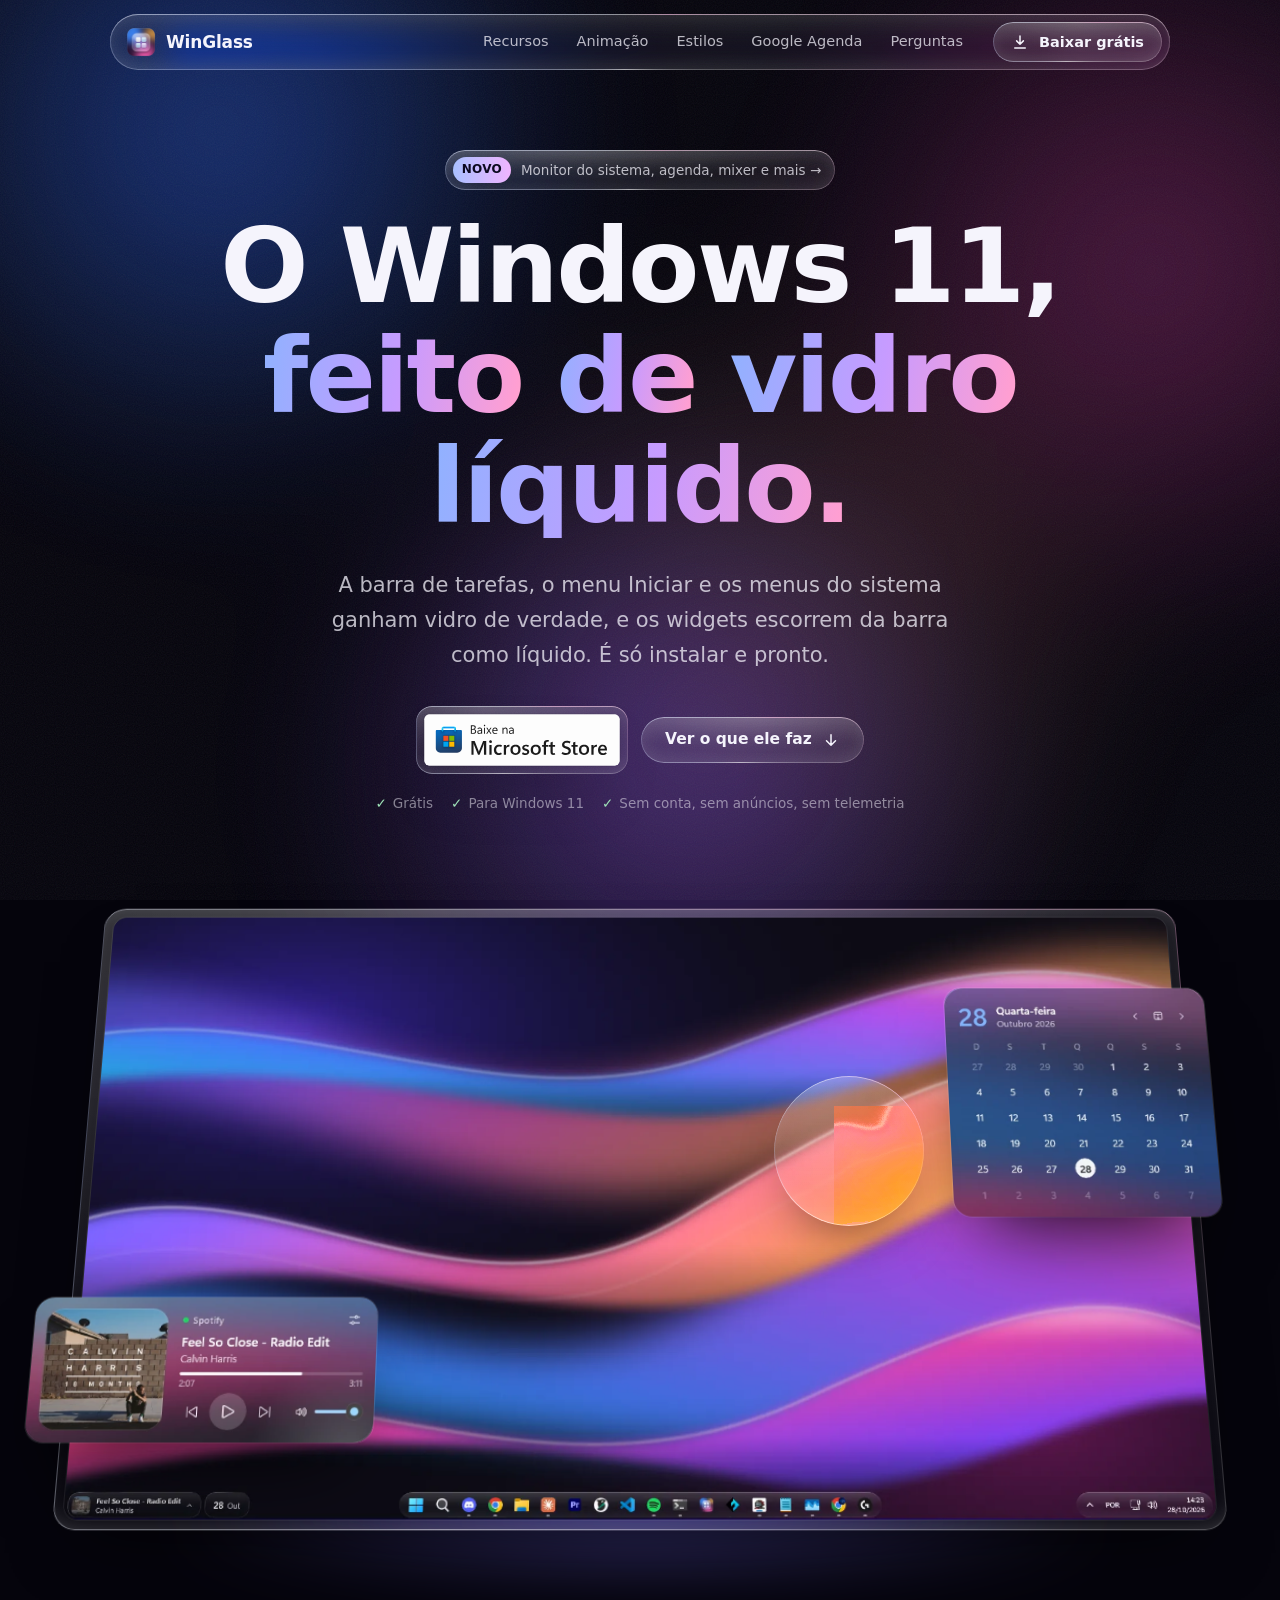
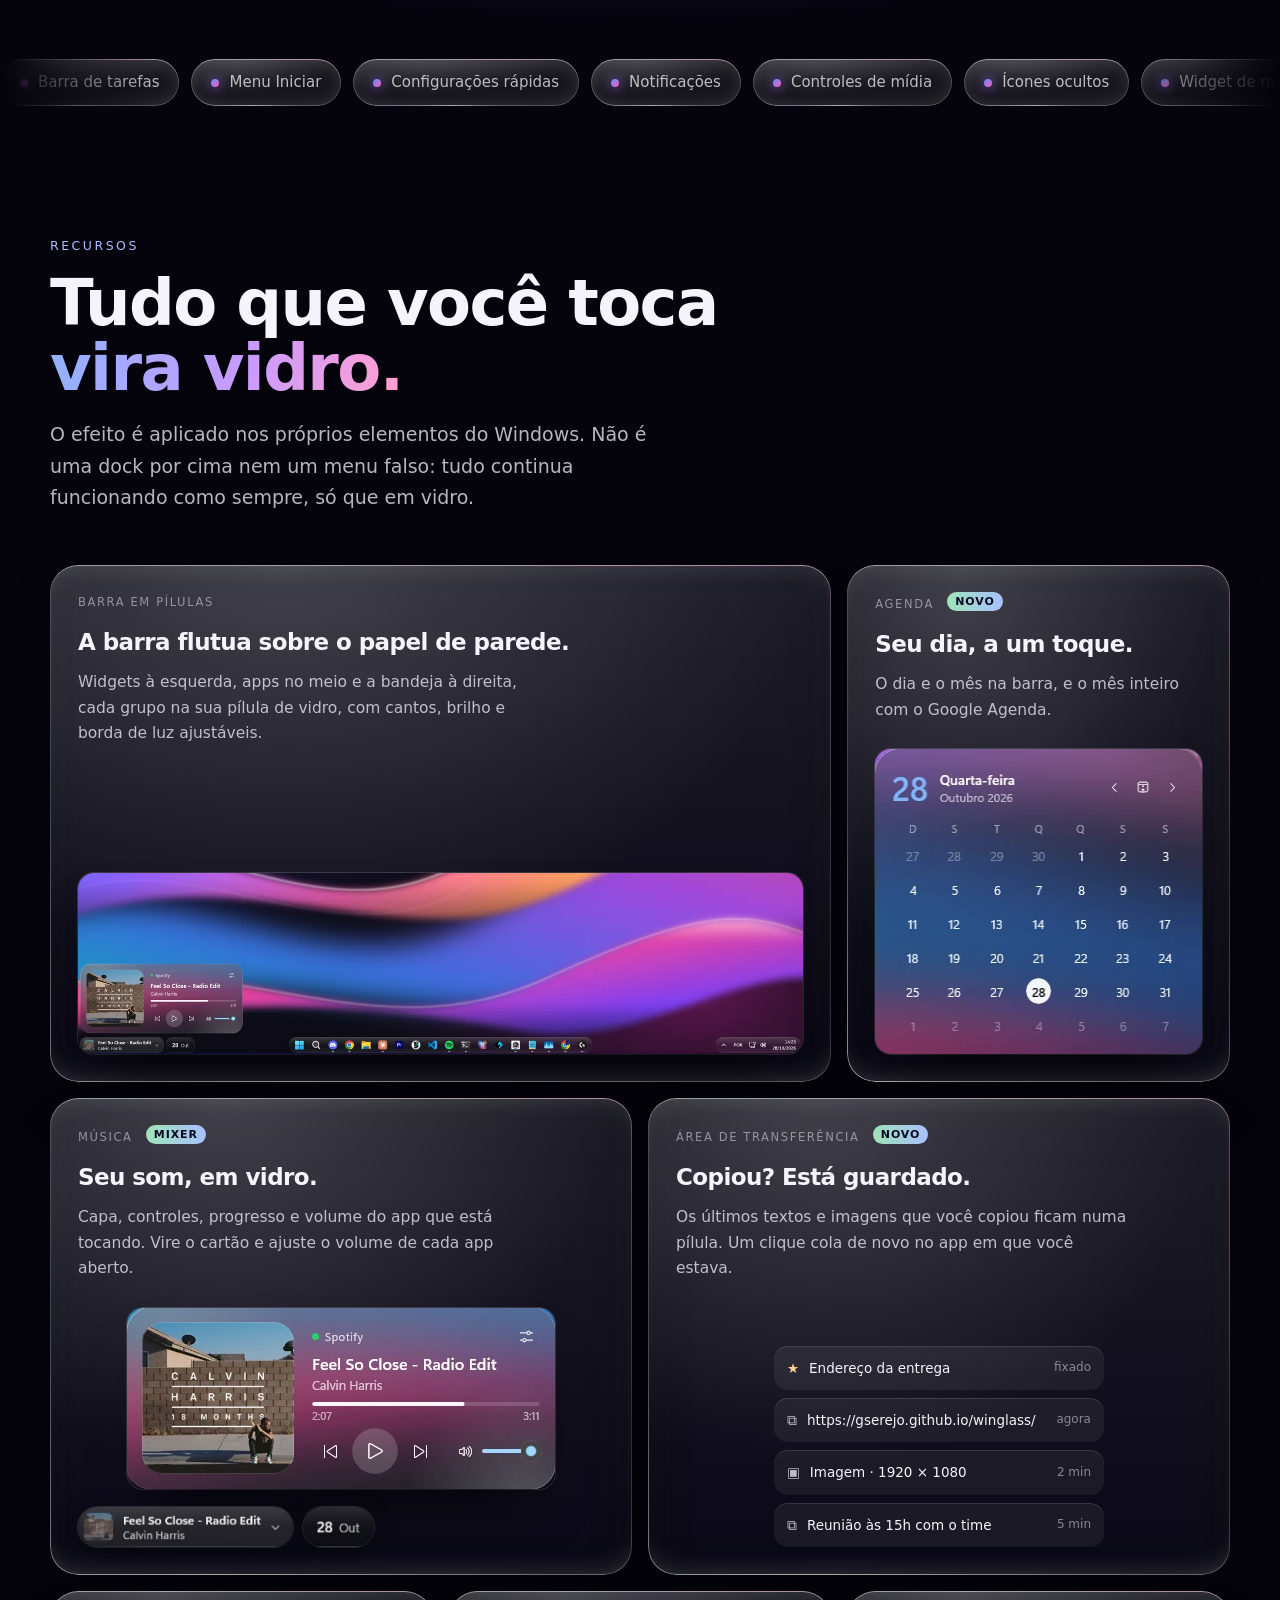
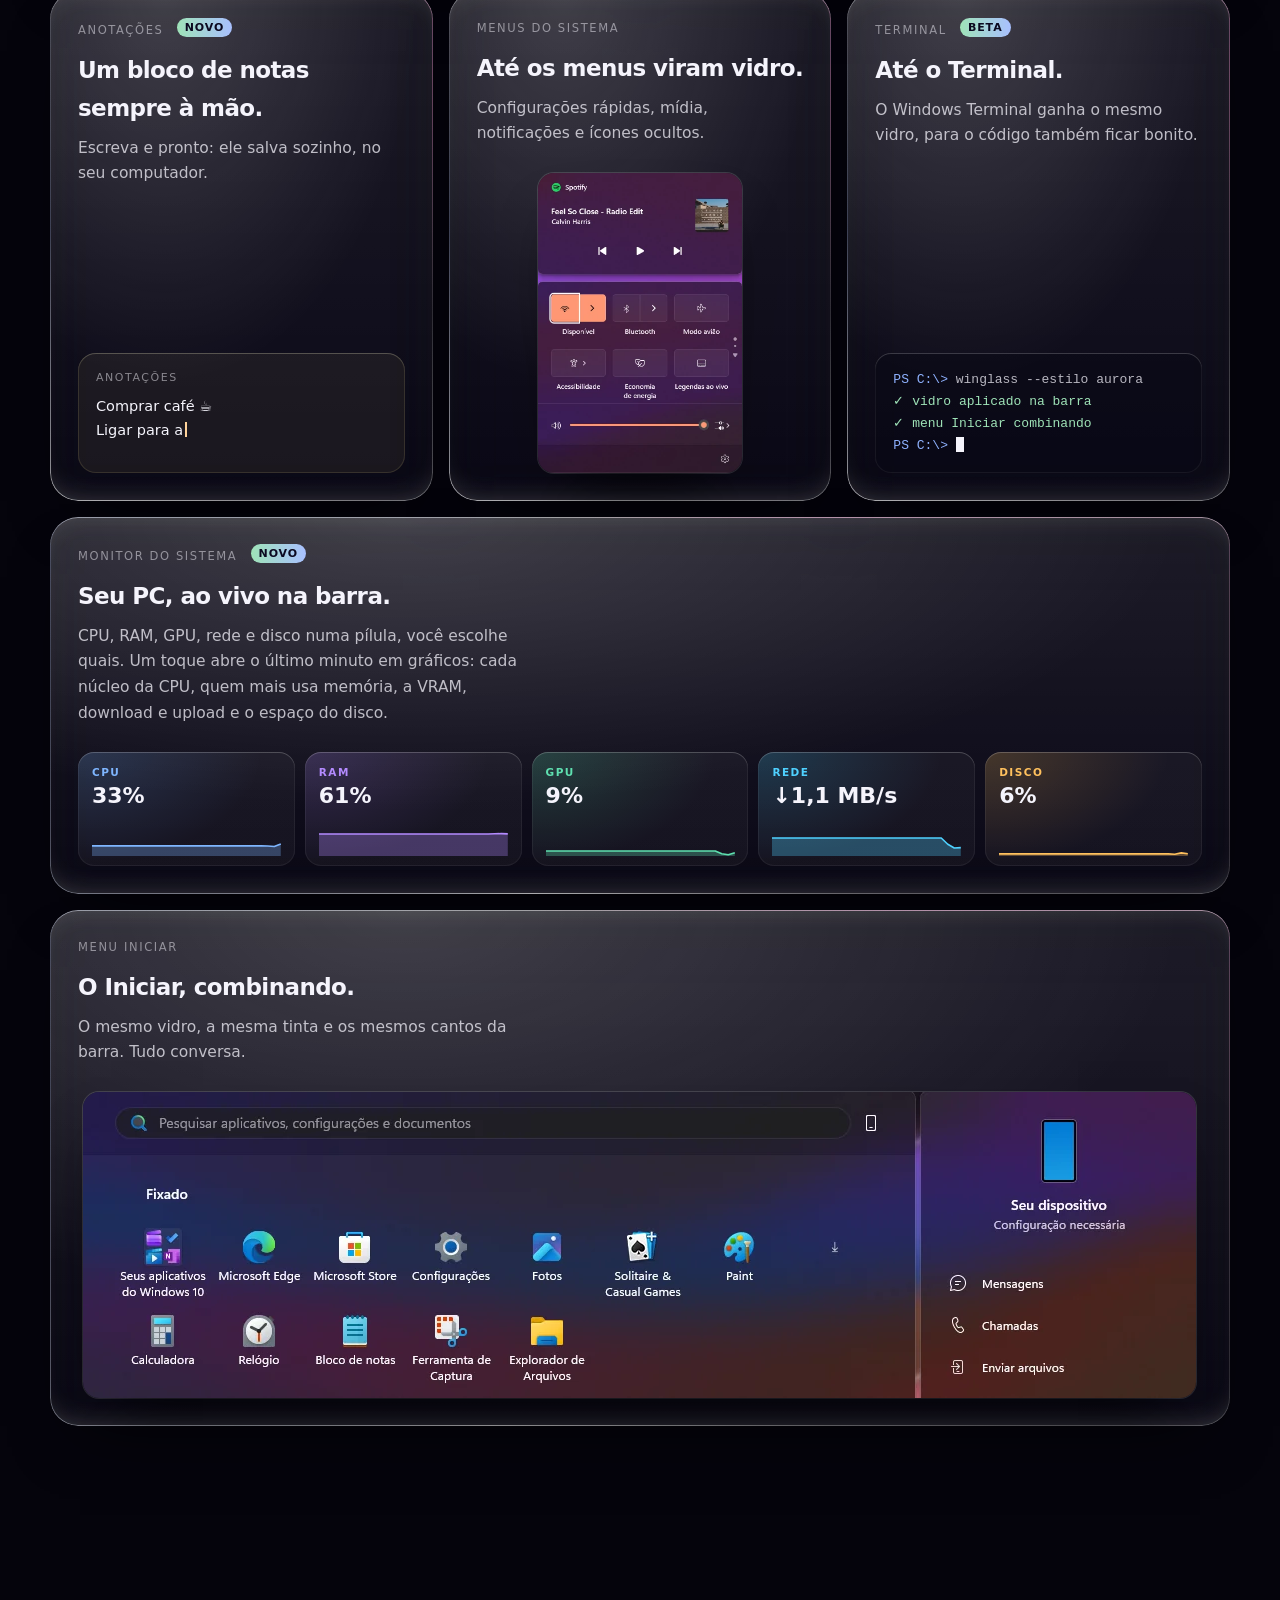
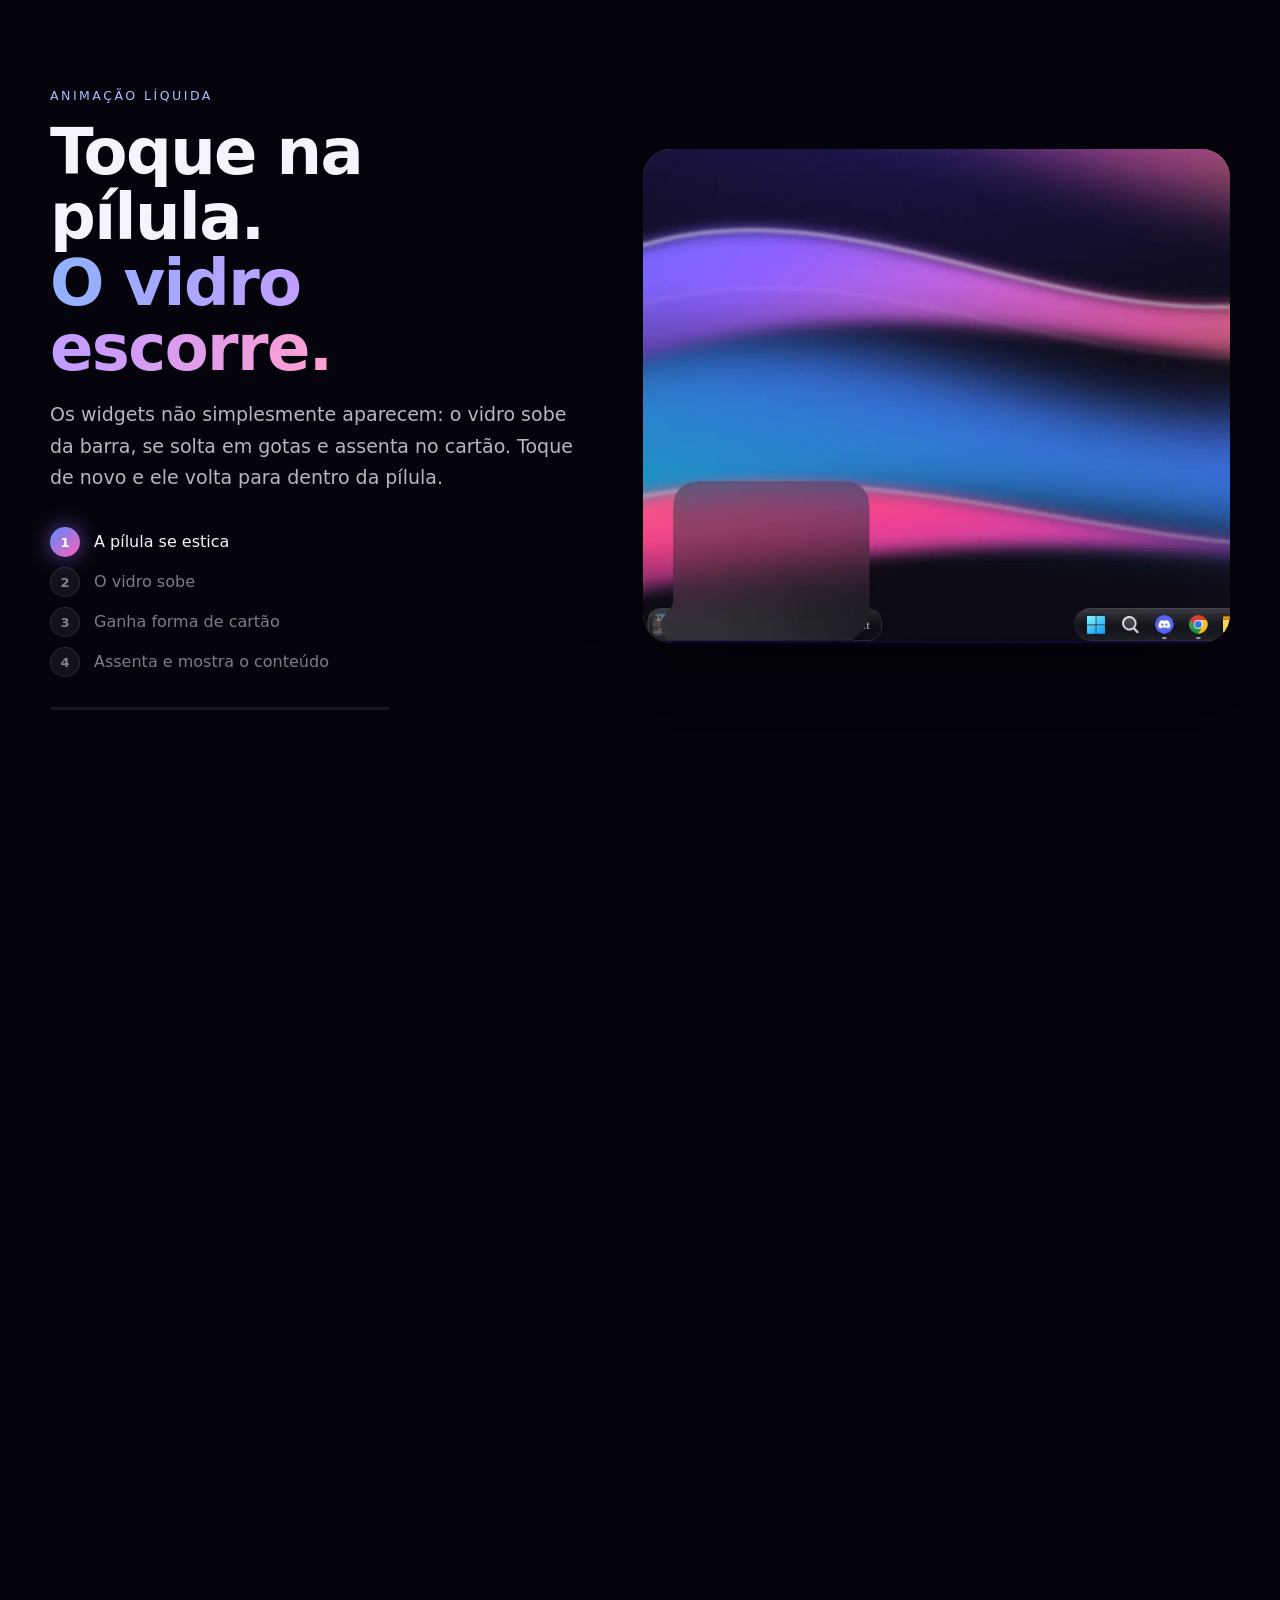
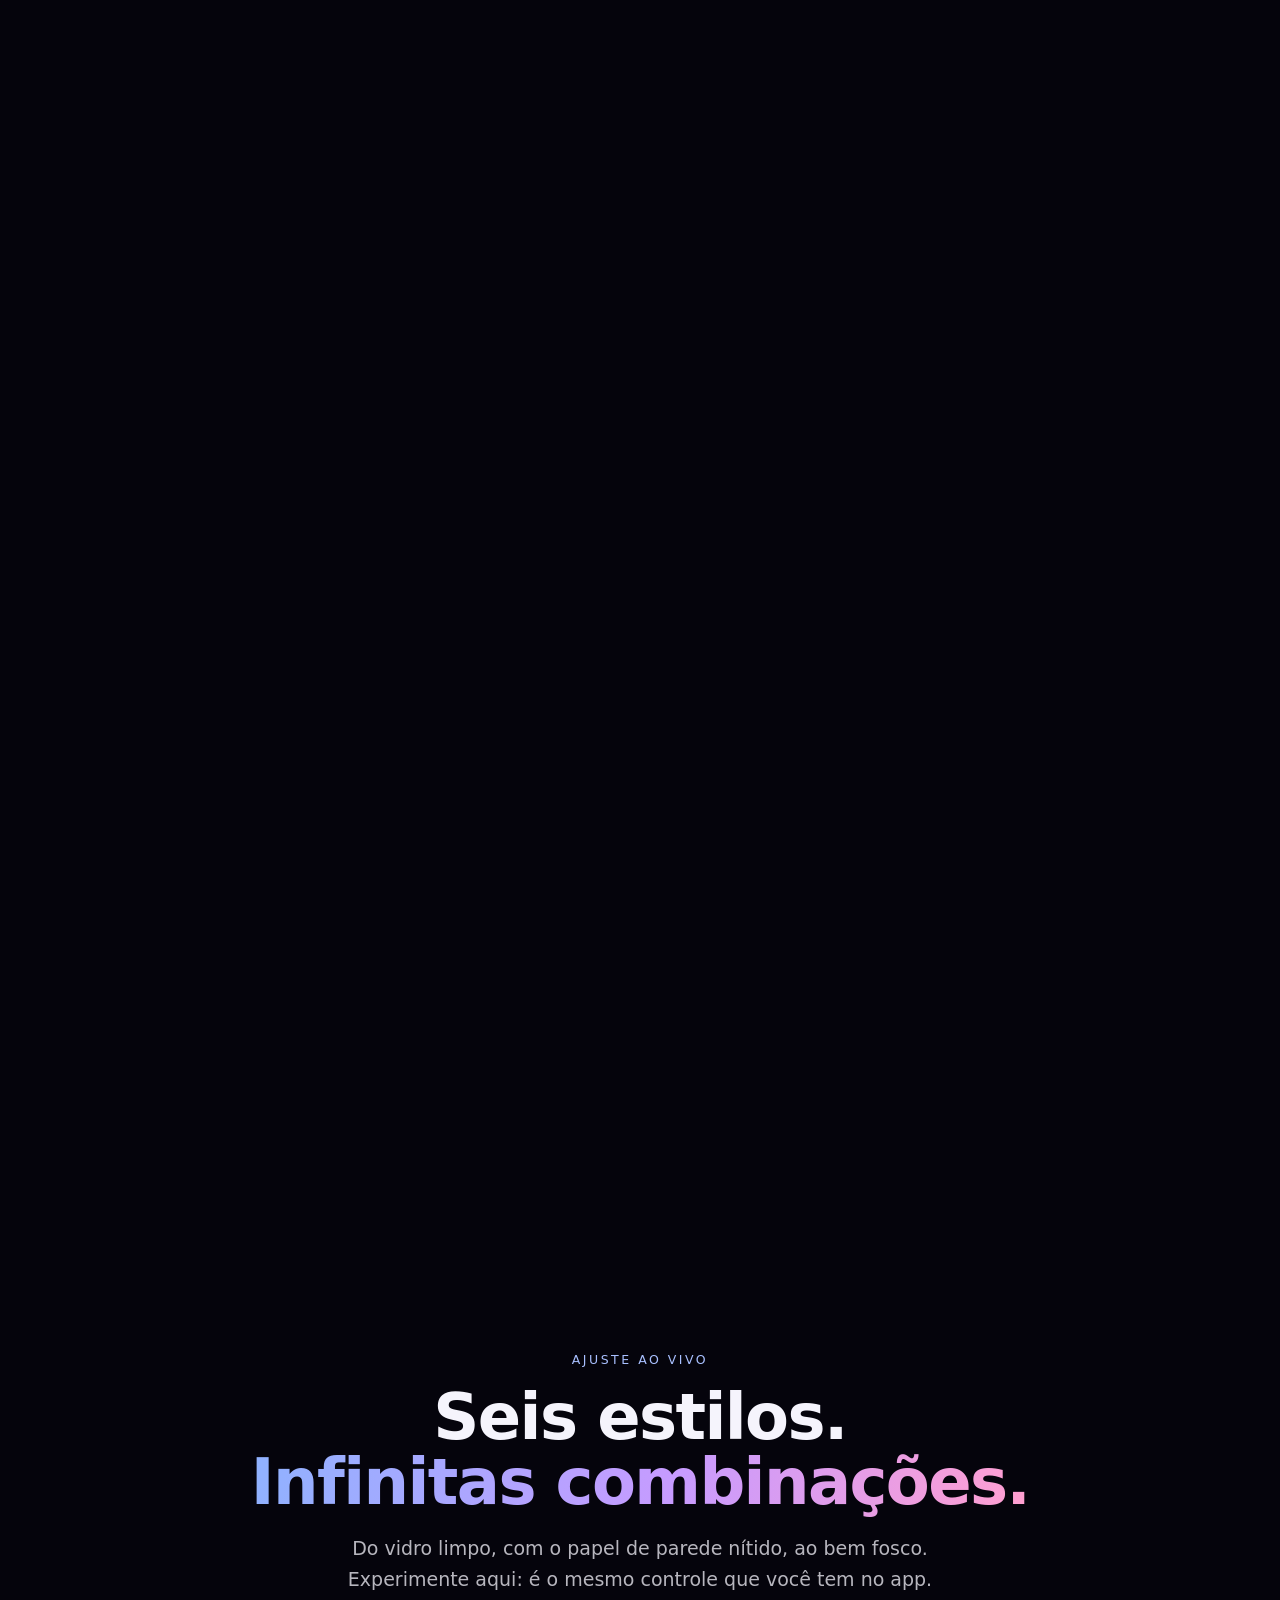
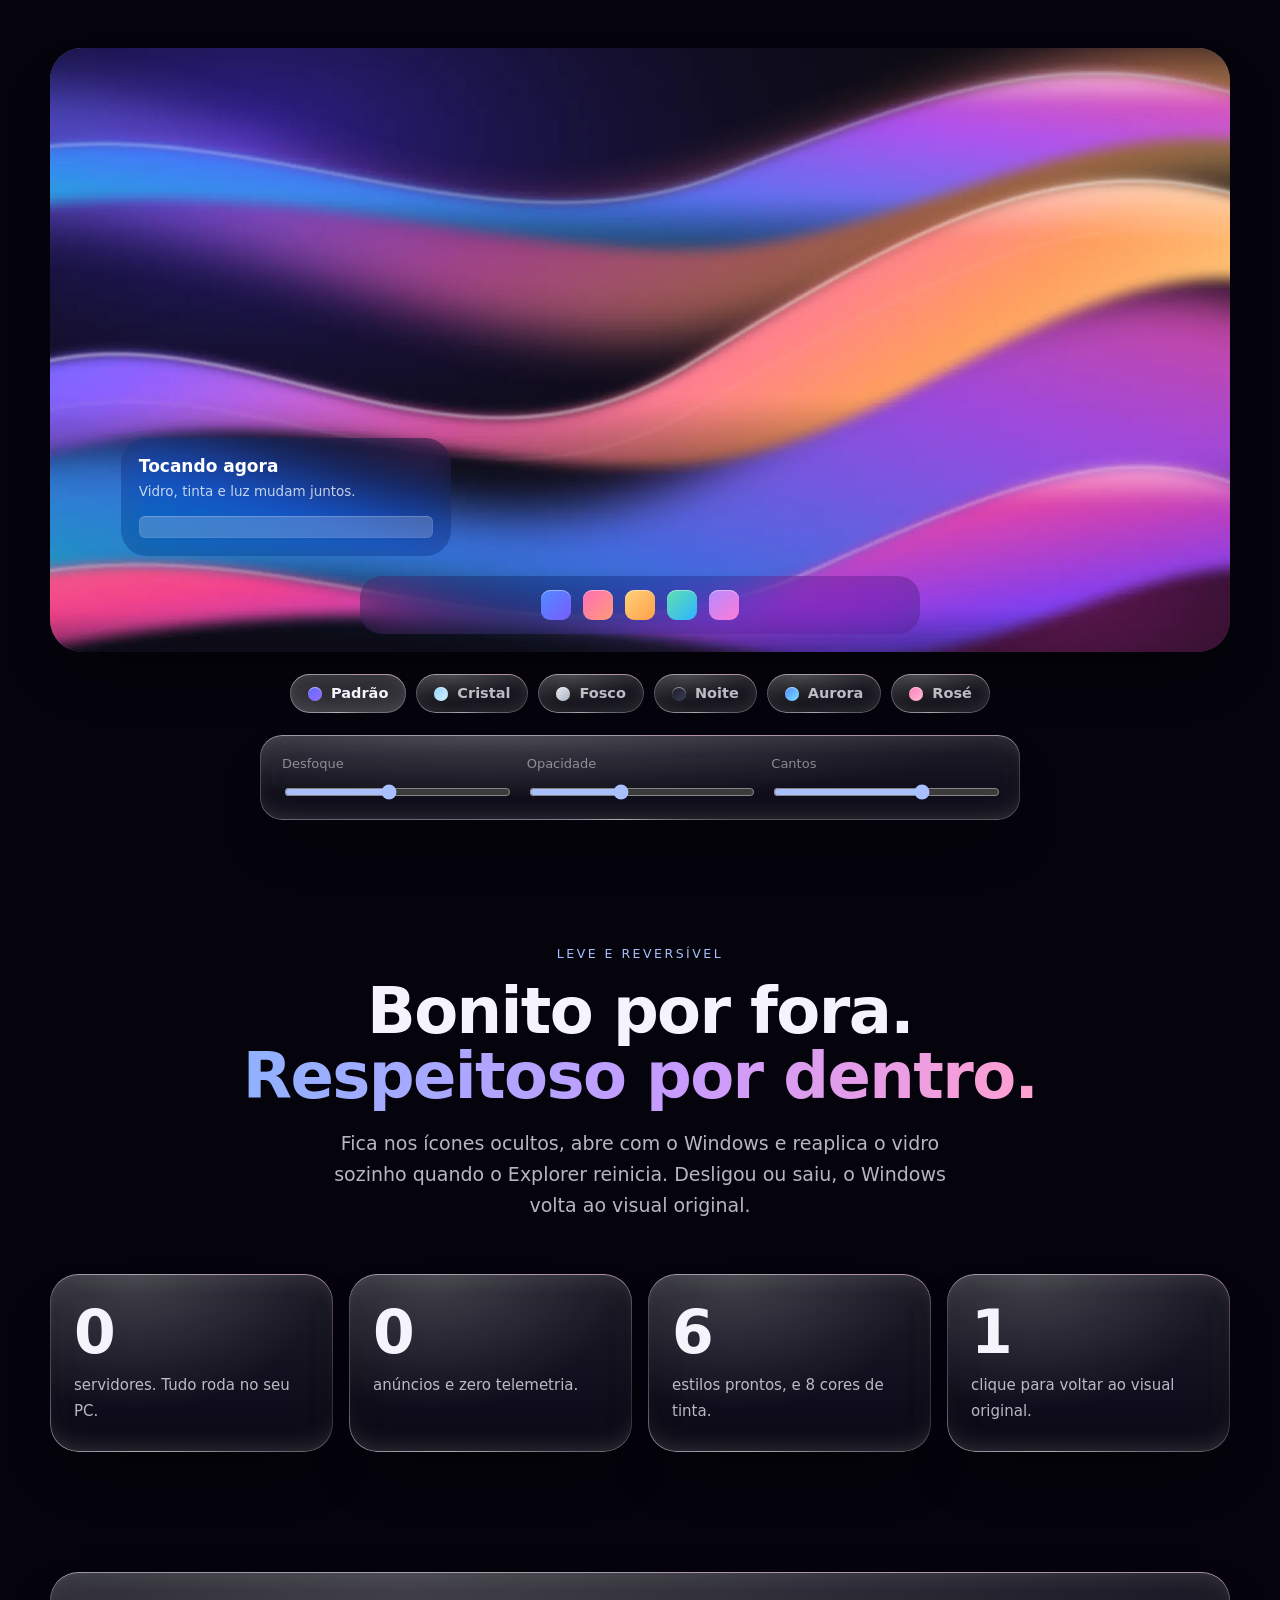
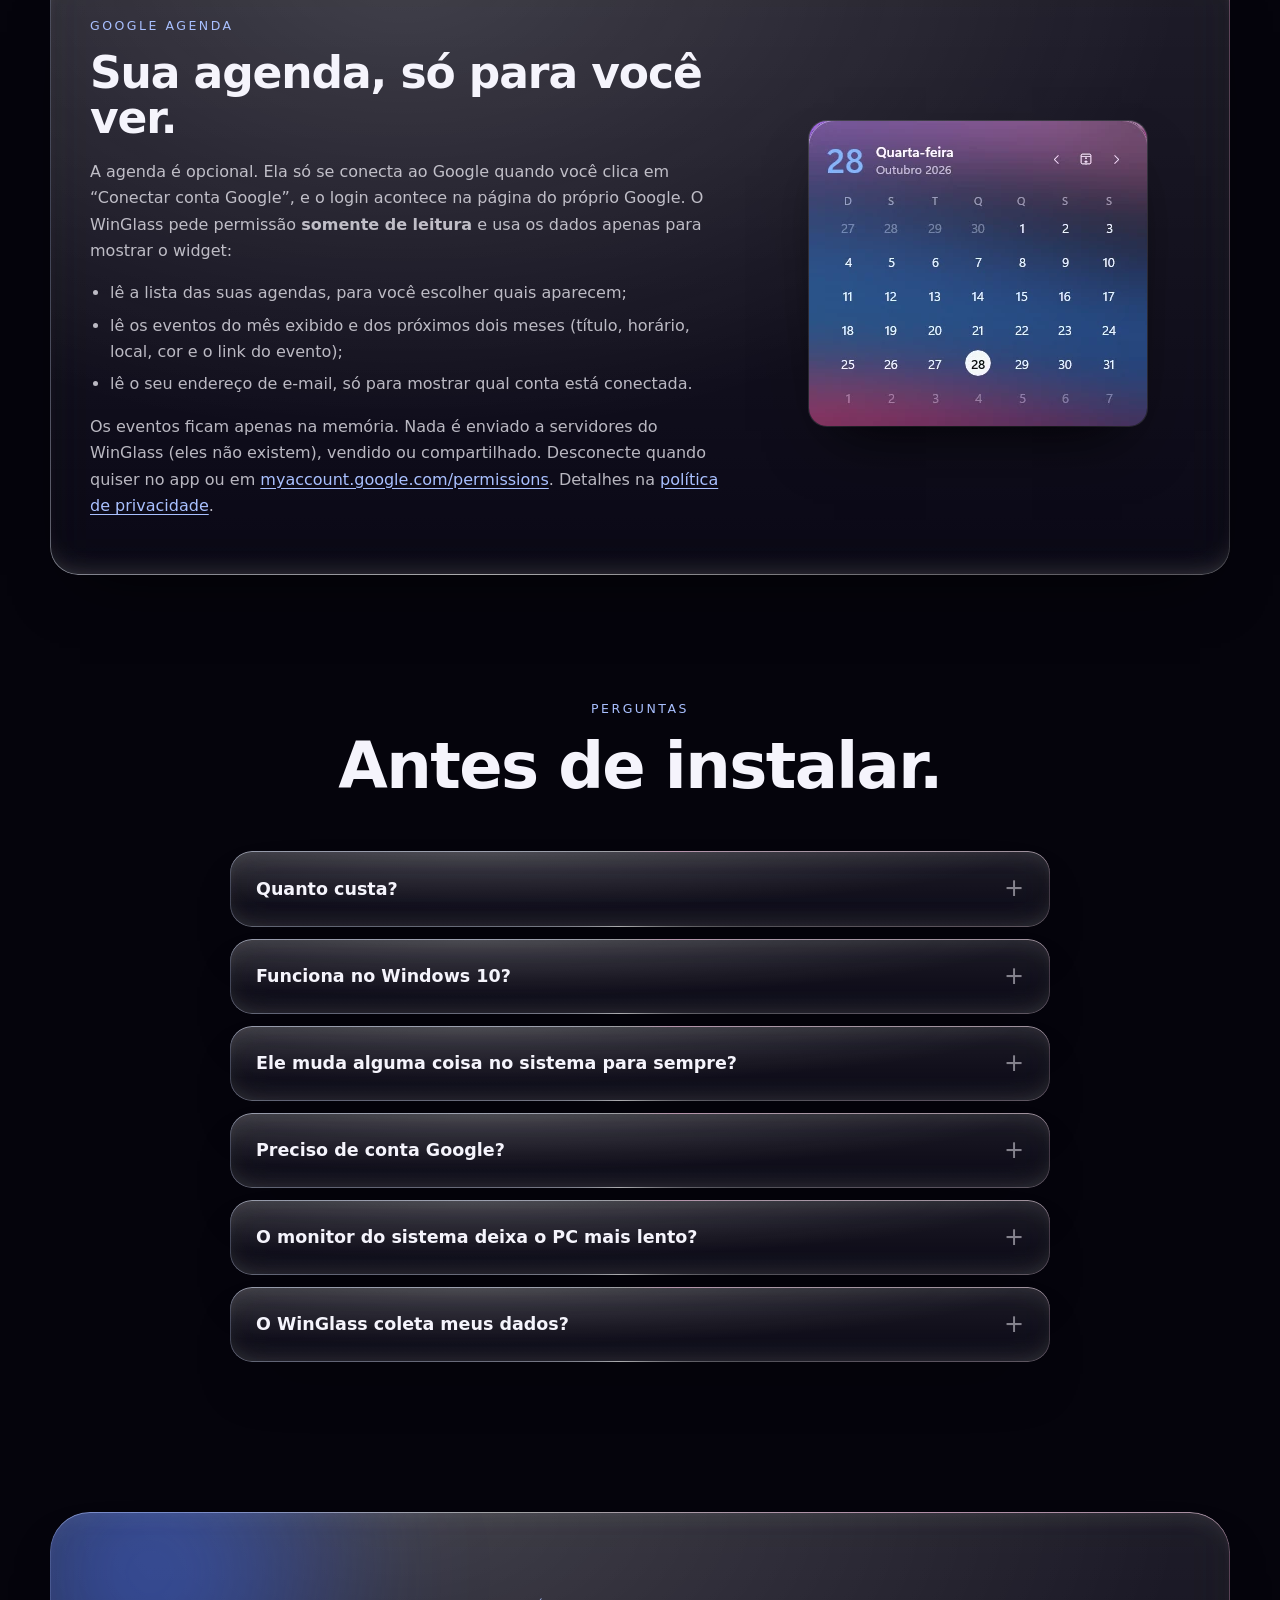
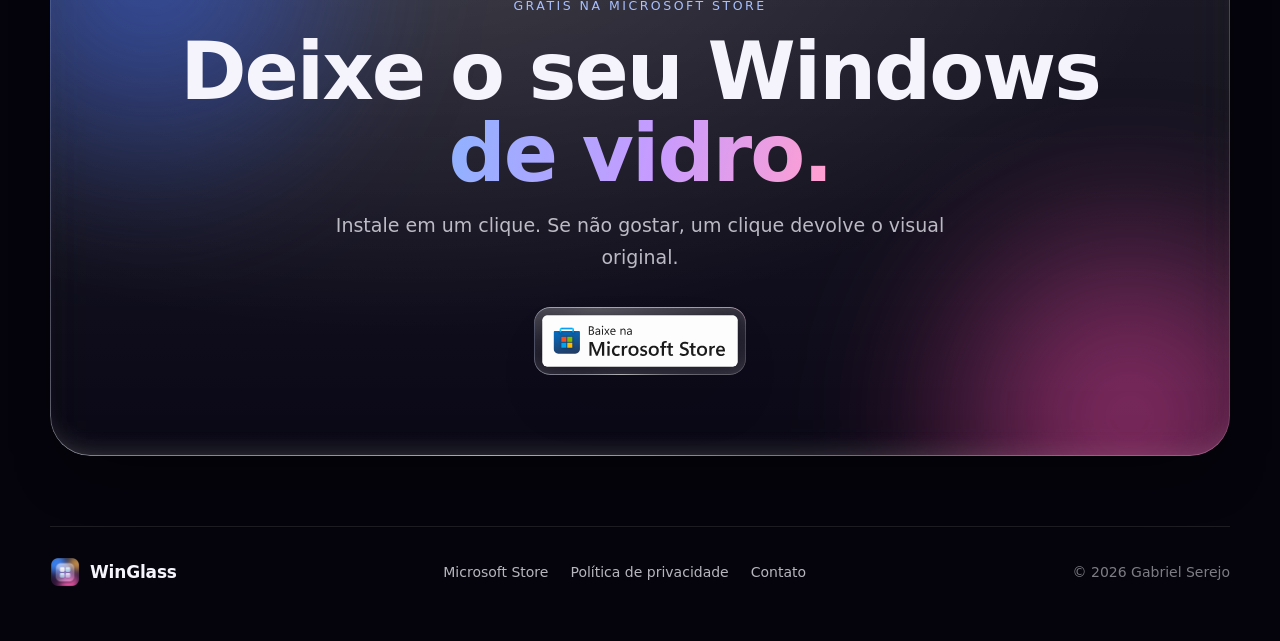
<file: index.html>
<!doctype html>
<html lang="pt-BR">
<head>
<meta charset="utf-8">
<meta name="viewport" content="width=device-width, initial-scale=1">
<title>WinGlass · Liquid Glass para Windows 11</title>
<meta name="description" content="WinGlass deixa a barra de tarefas, o menu Iniciar e os menus do Windows 11 com vidro líquido, e traz widgets de música com mixer, agenda, área de transferência, anotações e monitor do sistema. Grátis na Microsoft Store.">
<meta name="theme-color" content="#05040c">
<meta property="og:type" content="website">
<meta property="og:title" content="WinGlass · O Windows 11, feito de vidro líquido">
<meta property="og:description" content="Barra de tarefas em pílulas, menu Iniciar de vidro e widgets que escorrem da barra. Grátis na Microsoft Store.">
<meta property="og:image" content="https://gserejo.github.io/winglass/img/desk.webp">
<meta property="og:url" content="https://gserejo.github.io/winglass/">
<meta name="twitter:card" content="summary_large_image">
<!-- Verificação do Google Search Console: cole aqui a meta tag google-site-verification. -->
<link rel="icon" href="img/icon.png">
<link rel="preload" as="image" href="img/desk.webp">
<link rel="stylesheet" href="style.css">
</head>
<body>

<!-- Mapas de refração do vidro (usados pelo Chromium; nos outros navegadores fica só o desfoque). -->
<svg width="0" height="0" style="position:absolute" aria-hidden="true" focusable="false">
  <filter id="lg-refract" x="0" y="0" width="100%" height="100%" color-interpolation-filters="sRGB">
    <feTurbulence type="fractalNoise" baseFrequency="0.008 0.012" numOctaves="2" seed="11" result="noise"/>
    <feGaussianBlur in="noise" stdDeviation="3" result="soft"/>
    <feDisplacementMap in="SourceGraphic" in2="soft" scale="34" xChannelSelector="R" yChannelSelector="G"/>
  </filter>
  <filter id="lg-lens" x="0" y="0" width="100%" height="100%" color-interpolation-filters="sRGB">
    <feTurbulence type="fractalNoise" baseFrequency="0.02" numOctaves="1" seed="3" result="noise"/>
    <feGaussianBlur in="noise" stdDeviation="6" result="soft"/>
    <feDisplacementMap in="SourceGraphic" in2="soft" scale="70" xChannelSelector="R" yChannelSelector="G"/>
  </filter>
</svg>

<div class="aurora" aria-hidden="true"><i></i><i></i><i></i><i></i></div>
<div class="grain" aria-hidden="true"></div>
<div class="cursor-glow" aria-hidden="true"></div>

<header class="nav lg rf spin" id="nav">
  <a class="brand" href="./"><img src="img/icon.png" alt="">WinGlass</a>
  <nav class="links" aria-label="Seções">
    <a href="#recursos">Recursos</a>
    <a href="#liquido">Animação</a>
    <a href="#estilos">Estilos</a>
    <a href="#google-agenda">Google Agenda</a>
    <a href="#perguntas">Perguntas</a>
  </nav>
  <a class="btn lg rf magnetic" href="https://apps.microsoft.com/detail/9NJP11JXN4S9?mode=direct">
    <svg viewBox="0 0 24 24" fill="none" stroke="currentColor" stroke-width="2" stroke-linecap="round" stroke-linejoin="round" aria-hidden="true"><path d="M12 4v11m0 0-4.5-4.5M12 15l4.5-4.5M5 20h14"/></svg>
    Baixar grátis
  </a>
</header>

<main>
  <!-- Hero -->
  <div class="hero wrap">
    <a class="chip lg rf fade-up" style="--d:.05s" href="#recursos"><b>NOVO</b> Monitor do sistema, agenda, mixer e mais →</a>
    <h1 id="headline">O Windows 11, <span class="shine">feito de vidro líquido.</span></h1>
    <p class="lead fade-up" style="--d:.7s">A barra de tarefas, o menu Iniciar e os menus do sistema ganham vidro de verdade, e os widgets escorrem da barra como líquido. É só instalar e pronto.</p>
    <div class="cta-row fade-up" style="--d:.85s">
      <a class="store lg rf magnetic" href="https://apps.microsoft.com/detail/9NJP11JXN4S9?mode=direct" aria-label="Baixar o WinGlass na Microsoft Store">
        <img src="img/ms-store-white.svg" alt="Baixar na Microsoft Store" width="161" height="44">
      </a>
      <a class="btn lg rf magnetic" href="#recursos">Ver o que ele faz
        <svg viewBox="0 0 24 24" fill="none" stroke="currentColor" stroke-width="2" stroke-linecap="round" stroke-linejoin="round" aria-hidden="true"><path d="M12 5v14m0 0-6-6m6 6 6-6"/></svg>
      </a>
    </div>
    <div class="micro fade-up" style="--d:1s"><span>Grátis</span><span>Para Windows 11</span><span>Sem conta, sem anúncios, sem telemetria</span></div>

    <div class="stage fade-up" style="--d:1.05s" id="stage">
      <div class="screen lg" id="screen">
        <img src="img/desk.webp" alt="Área de trabalho do Windows 11 com a barra de tarefas em pílulas de vidro do WinGlass" width="1920" height="1080" fetchpriority="high">
        <div class="float f-music"><img src="img/w-music.webp" alt="Widget de música do WinGlass" width="428" height="181"></div>
        <div class="float f-cal"><img src="img/w-calendar.webp" alt="Agenda do WinGlass" width="338" height="305"></div>
      </div>
      <div class="drop lg" aria-hidden="true"></div>
    </div>
  </div>

  <div class="marquee" aria-hidden="true">
    <div class="track">
      <span class="lg"><i></i>Barra de tarefas</span><span class="lg"><i></i>Menu Iniciar</span><span class="lg"><i></i>Configurações rápidas</span><span class="lg"><i></i>Notificações</span><span class="lg"><i></i>Controles de mídia</span><span class="lg"><i></i>Ícones ocultos</span><span class="lg"><i></i>Widget de música</span><span class="lg"><i></i>Mixer por app</span><span class="lg"><i></i>Google Agenda</span><span class="lg"><i></i>Área de transferência</span><span class="lg"><i></i>Anotações</span><span class="lg"><i></i>Monitor do sistema</span><span class="lg"><i></i>Terminal (beta)</span>
      <span class="lg"><i></i>Barra de tarefas</span><span class="lg"><i></i>Menu Iniciar</span><span class="lg"><i></i>Configurações rápidas</span><span class="lg"><i></i>Notificações</span><span class="lg"><i></i>Controles de mídia</span><span class="lg"><i></i>Ícones ocultos</span><span class="lg"><i></i>Widget de música</span><span class="lg"><i></i>Mixer por app</span><span class="lg"><i></i>Google Agenda</span><span class="lg"><i></i>Área de transferência</span><span class="lg"><i></i>Anotações</span><span class="lg"><i></i>Monitor do sistema</span><span class="lg"><i></i>Terminal (beta)</span>
    </div>
  </div>

  <!-- Recursos -->
  <section id="recursos">
    <div class="wrap">
      <div class="head" data-reveal>
        <span class="kicker">Recursos</span>
        <h2>Tudo que você toca<br><span class="shine">vira vidro.</span></h2>
        <p class="sub">O efeito é aplicado nos próprios elementos do Windows. Não é uma dock por cima nem um menu falso: tudo continua funcionando como sempre, só que em vidro.</p>
      </div>

      <div class="bento">
        <article class="card lg spot tilt c-wide" data-reveal>
          <span class="tag">Barra em pílulas</span>
          <h3>A barra flutua sobre o papel de parede.</h3>
          <p>Widgets à esquerda, apps no meio e a bandeja à direita, cada grupo na sua pílula de vidro, com cantos, brilho e borda de luz ajustáveis.</p>
          <div class="art bar-art"><img src="img/w-bar.webp" alt="Barra de tarefas em pílulas de vidro sobre o papel de parede, com o widget de música aberto" width="1440" height="360" loading="lazy"></div>
        </article>

        <article class="card lg spot tilt c-third" data-reveal style="--d:.08s">
          <span class="tag">Agenda <span class="new">NOVO</span></span>
          <h3>Seu dia, a um toque.</h3>
          <p>O dia e o mês na barra, e o mês inteiro com o Google Agenda.</p>
          <div class="art"><img src="img/w-calendar.webp" alt="Cartão da agenda do WinGlass" width="338" height="305" loading="lazy"></div>
        </article>

        <article class="card lg spot tilt c-half" data-reveal>
          <span class="tag">Música <span class="new">MIXER</span></span>
          <h3>Seu som, em vidro.</h3>
          <p>Capa, controles, progresso e volume do app que está tocando. Vire o cartão e ajuste o volume de cada app aberto.</p>
          <div class="art"><img src="img/w-music.webp" alt="Widget de música do WinGlass" width="428" height="181" loading="lazy"></div>
          <div class="pills"><img src="img/p-music.webp" alt="Pílula de música na barra" width="220" height="41" loading="lazy"><img src="img/p-calendar.webp" alt="Pílula da agenda na barra" width="73" height="41" loading="lazy"></div>
        </article>

        <article class="card lg spot tilt c-half" data-reveal style="--d:.08s">
          <span class="tag">Área de transferência <span class="new">NOVO</span></span>
          <h3>Copiou? Está guardado.</h3>
          <p>Os últimos textos e imagens que você copiou ficam numa pílula. Um clique cola de novo no app em que você estava.</p>
          <div class="art">
            <div class="clip" aria-hidden="true">
              <div style="--i:0"><span class="pin">★</span><b>Endereço da entrega</b><em>fixado</em></div>
              <div style="--i:1"><span>⧉</span><b>https://gserejo.github.io/winglass/</b><em>agora</em></div>
              <div style="--i:2"><span>▣</span><b>Imagem · 1920 × 1080</b><em>2 min</em></div>
              <div style="--i:3"><span>⧉</span><b>Reunião às 15h com o time</b><em>5 min</em></div>
            </div>
          </div>
        </article>

        <article class="card lg spot tilt c-third" data-reveal>
          <span class="tag">Anotações <span class="new">NOVO</span></span>
          <h3>Um bloco de notas sempre à mão.</h3>
          <p>Escreva e pronto: ele salva sozinho, no seu computador.</p>
          <div class="art"><div class="note" aria-hidden="true"><small>ANOTAÇÕES</small><span class="typed" data-type="Comprar café ☕&#10;Ligar para a Ana às 17h&#10;Ideia: tema Aurora no notebook"></span></div></div>
        </article>

        <article class="card lg spot tilt c-third" data-reveal style="--d:.08s">
          <span class="tag">Menus do sistema</span>
          <h3>Até os menus viram vidro.</h3>
          <p>Configurações rápidas, mídia, notificações e ícones ocultos.</p>
          <div class="art"><img src="img/w-quick.webp" alt="Configurações rápidas do Windows com o vidro do WinGlass" width="358" height="524" loading="lazy" style="max-height:300px;width:auto"></div>
        </article>

        <article class="card lg spot tilt c-third" data-reveal style="--d:.16s">
          <span class="tag">Terminal <span class="new">BETA</span></span>
          <h3>Até o Terminal.</h3>
          <p>O Windows Terminal ganha o mesmo vidro, para o código também ficar bonito.</p>
          <div class="art"><pre class="term" aria-hidden="true"><b>PS C:\&gt;</b> winglass --estilo aurora<br><i>✓ vidro aplicado na barra</i><br><i>✓ menu Iniciar combinando</i><br><b>PS C:\&gt;</b> <span class="cur"></span></pre></div>
        </article>

        <article class="card lg spot tilt c-full" data-reveal>
          <span class="tag">Monitor do sistema <span class="new">NOVO</span></span>
          <h3>Seu PC, ao vivo na barra.</h3>
          <p>CPU, RAM, GPU, rede e disco numa pílula, você escolhe quais. Um toque abre o último minuto em gráficos: cada núcleo da CPU, quem mais usa memória, a VRAM, download e upload e o espaço do disco.</p>
          <div class="art"><div class="meters" id="meters" aria-hidden="true">
            <div class="meter" style="--c:#7fb6ff" data-kind="cpu"><b>CPU</b><span>28%</span><svg viewBox="0 0 120 40" preserveAspectRatio="none"><path class="a"/><path class="l"/></svg></div>
            <div class="meter" style="--c:#b48bff" data-kind="ram"><b>RAM</b><span>61%</span><svg viewBox="0 0 120 40" preserveAspectRatio="none"><path class="a"/><path class="l"/></svg></div>
            <div class="meter" style="--c:#5fe0b0" data-kind="gpu"><b>GPU</b><span>12%</span><svg viewBox="0 0 120 40" preserveAspectRatio="none"><path class="a"/><path class="l"/></svg></div>
            <div class="meter" style="--c:#4fd1ff" data-kind="net"><b>REDE</b><span>↓2,4 MB/s</span><svg viewBox="0 0 120 40" preserveAspectRatio="none"><path class="a"/><path class="l"/></svg></div>
            <div class="meter" style="--c:#ffc15e" data-kind="disk"><b>DISCO</b><span>4%</span><svg viewBox="0 0 120 40" preserveAspectRatio="none"><path class="a"/><path class="l"/></svg></div>
          </div></div>
        </article>

        <article class="card lg spot tilt c-full" data-reveal>
          <span class="tag">Menu Iniciar</span>
          <h3>O Iniciar, combinando.</h3>
          <p>O mesmo vidro, a mesma tinta e os mesmos cantos da barra. Tudo conversa.</p>
          <div class="art"><img src="img/w-start.webp" alt="Menu Iniciar do Windows 11 com o vidro do WinGlass" width="1113" height="306" loading="lazy"></div>
        </article>
      </div>
    </div>
  </section>

  <!-- Sequência líquida -->
  <section class="seq" id="liquido">
    <div class="pin">
      <div class="wrap grid">
        <div data-reveal>
          <span class="kicker">Animação líquida</span>
          <h2>Toque na pílula.<br><span class="shine">O vidro escorre.</span></h2>
          <p class="sub">Os widgets não simplesmente aparecem: o vidro sobe da barra, se solta em gotas e assenta no cartão. Toque de novo e ele volta para dentro da pílula.</p>
          <ol class="steps" id="steps">
            <li class="on"><span>1</span>A pílula se estica</li>
            <li><span>2</span>O vidro sobe</li>
            <li><span>3</span>Ganha forma de cartão</li>
            <li><span>4</span>Assenta e mostra o conteúdo</li>
          </ol>
          <div class="progress"><i id="seqbar"></i></div>
        </div>
        <div class="frames lg" id="frames" data-reveal style="--d:.1s">
          <img class="on" src="img/liquid-1.webp" alt="Pílula do widget começando a se esticar" width="760" height="640" loading="lazy">
          <img src="img/liquid-2.webp" alt="Vidro subindo da barra" width="760" height="640" loading="lazy">
          <img src="img/liquid-3.webp" alt="Vidro tomando forma de cartão" width="760" height="640" loading="lazy">
          <img src="img/liquid-4.webp" alt="Cartão assentado sobre a barra" width="760" height="640" loading="lazy">
          <img class="w-final" src="img/w-music.webp" alt="Widget de música aberto" width="428" height="181" loading="lazy">
        </div>
      </div>
    </div>
  </section>

  <!-- Estilos -->
  <section id="estilos">
    <div class="wrap">
      <div class="head center" data-reveal>
        <span class="kicker">Ajuste ao vivo</span>
        <h2>Seis estilos.<br><span class="shine">Infinitas combinações.</span></h2>
        <p class="sub">Do vidro limpo, com o papel de parede nítido, ao bem fosco. Experimente aqui: é o mesmo controle que você tem no app.</p>
      </div>
      <div class="studio lg" id="studio" data-reveal>
        <img class="wall" src="img/wallpaper.webp" alt="" width="1920" height="1080" loading="lazy">
        <div class="demo-card">
          <h4>Tocando agora</h4>
          <p>Vidro, tinta e luz mudam juntos.</p>
          <div class="meter"><i></i></div>
        </div>
        <div class="demo-bar" aria-hidden="true">
          <i style="--c1:#4f8bff;--c2:#7a5cff"></i><i style="--c1:#ff6fb5;--c2:#ff9a7a"></i><i style="--c1:#ffd27a;--c2:#ff9f4a"></i><i style="--c1:#5fe0b0;--c2:#2fb3ff"></i><i style="--c1:#b48bff;--c2:#ff7ad9"></i>
        </div>
      </div>
      <div class="presets" id="presets" role="group" aria-label="Estilos prontos">
        <button class="lg rf" aria-pressed="true" data-p="padrao" style="--sw:linear-gradient(135deg,#5b6dff,#9a6bff)"><i></i>Padrão</button>
        <button class="lg rf" aria-pressed="false" data-p="cristal" style="--sw:linear-gradient(135deg,#8fd3ff,#d8f0ff)"><i></i>Cristal</button>
        <button class="lg rf" aria-pressed="false" data-p="fosco" style="--sw:linear-gradient(135deg,#e6e8f0,#aeb4c4)"><i></i>Fosco</button>
        <button class="lg rf" aria-pressed="false" data-p="noite" style="--sw:linear-gradient(135deg,#1a1c28,#3b3f55)"><i></i>Noite</button>
        <button class="lg rf" aria-pressed="false" data-p="aurora" style="--sw:linear-gradient(135deg,#4f8bff,#7fe0ff)"><i></i>Aurora</button>
        <button class="lg rf" aria-pressed="false" data-p="rose" style="--sw:linear-gradient(135deg,#ff7ab8,#ffc0d9)"><i></i>Rosé</button>
      </div>
      <div class="sliders lg" data-reveal>
        <label>Desfoque <input type="range" id="s-blur" min="0" max="48" value="22"></label>
        <label>Opacidade <input type="range" id="s-veil" min="0" max="80" value="32"></label>
        <label>Cantos <input type="range" id="s-radius" min="6" max="30" value="22"></label>
      </div>
    </div>
  </section>

  <!-- Números -->
  <section>
    <div class="wrap">
      <div class="head center" data-reveal>
        <span class="kicker">Leve e reversível</span>
        <h2>Bonito por fora.<br><span class="shine">Respeitoso por dentro.</span></h2>
        <p class="sub">Fica nos ícones ocultos, abre com o Windows e reaplica o vidro sozinho quando o Explorer reinicia. Desligou ou saiu, o Windows volta ao visual original.</p>
      </div>
      <div class="stats">
        <div class="stat lg spot" data-reveal><b data-count="0">0</b><span>servidores. Tudo roda no seu PC.</span></div>
        <div class="stat lg spot" data-reveal style="--d:.08s"><b data-count="0">0</b><span>anúncios e zero telemetria.</span></div>
        <div class="stat lg spot" data-reveal style="--d:.16s"><b data-count="6">6</b><span>estilos prontos, e 8 cores de tinta.</span></div>
        <div class="stat lg spot" data-reveal style="--d:.24s"><b data-count="1">1</b><span>clique para voltar ao visual original.</span></div>
      </div>
    </div>
  </section>

  <!-- Google Agenda: explica o uso dos dados (exigido pelo Google) -->
  <section id="google-agenda">
    <div class="wrap">
      <div class="google lg" data-reveal>
        <div>
          <span class="kicker">Google Agenda</span>
          <h2 style="font-size:clamp(28px,4vw,44px)">Sua agenda, só para você ver.</h2>
          <p>A agenda é opcional. Ela só se conecta ao Google quando você clica em “Conectar conta Google”, e o login acontece na página do próprio Google. O WinGlass pede permissão <strong>somente de leitura</strong> e usa os dados apenas para mostrar o widget:</p>
          <ul>
            <li>lê a lista das suas agendas, para você escolher quais aparecem;</li>
            <li>lê os eventos do mês exibido e dos próximos dois meses (título, horário, local, cor e o link do evento);</li>
            <li>lê o seu endereço de e-mail, só para mostrar qual conta está conectada.</li>
          </ul>
          <p>Os eventos ficam apenas na memória. Nada é enviado a servidores do WinGlass (eles não existem), vendido ou compartilhado. Desconecte quando quiser no app ou em <a href="https://myaccount.google.com/permissions">myaccount.google.com/permissions</a>. Detalhes na <a href="privacidade.html">política de privacidade</a>.</p>
        </div>
        <div class="art"><img src="img/w-calendar.webp" alt="Widget de agenda do WinGlass" width="338" height="305" loading="lazy"></div>
      </div>
    </div>
  </section>

  <!-- Perguntas -->
  <section id="perguntas">
    <div class="wrap">
      <div class="head center" data-reveal>
        <span class="kicker">Perguntas</span>
        <h2>Antes de instalar.</h2>
      </div>
      <div class="faq">
        <details class="lg" data-reveal><summary>Quanto custa?</summary><p>Nada. O WinGlass é gratuito na Microsoft Store, sem anúncios e sem compras dentro do app.</p></details>
        <details class="lg" data-reveal><summary>Funciona no Windows 10?</summary><p>Não. O WinGlass foi feito para o Windows 11, que é onde ficam a barra, o menu Iniciar e os menus que ele transforma.</p></details>
        <details class="lg" data-reveal><summary>Ele muda alguma coisa no sistema para sempre?</summary><p>Não. O vidro é aplicado enquanto o app está ligado. Desligou ou saiu, o Windows volta exatamente ao visual original. Ao desinstalar, o Windows remove tudo.</p></details>
        <details class="lg" data-reveal><summary>Preciso de conta Google?</summary><p>Só se quiser ver os seus eventos no widget de agenda. Todo o resto funciona sem conta nenhuma.</p></details>
        <details class="lg" data-reveal><summary>O monitor do sistema deixa o PC mais lento?</summary><p>Não. Ele lê os mesmos contadores do Gerenciador de Tarefas uma vez por segundo, e a lista de quem mais usa memória só é lida com o cartão aberto. Nada sai do seu PC.</p></details>
        <details class="lg" data-reveal><summary>O WinGlass coleta meus dados?</summary><p>Não. Ele não tem servidores, telemetria nem anúncios. Configurações, anotações e o histórico da área de transferência ficam no seu computador. Leia a <a href="privacidade.html">política de privacidade</a>.</p></details>
      </div>
    </div>
  </section>

  <!-- Chamada final -->
  <section>
    <div class="wrap">
      <div class="final lg spin spot" data-reveal>
        <i class="orb a" aria-hidden="true"></i><i class="orb b" aria-hidden="true"></i>
        <span class="kicker">Grátis na Microsoft Store</span>
        <h2>Deixe o seu Windows<br><span class="shine">de vidro.</span></h2>
        <p class="sub">Instale em um clique. Se não gostar, um clique devolve o visual original.</p>
        <a class="store lg rf magnetic" href="https://apps.microsoft.com/detail/9NJP11JXN4S9?mode=direct" aria-label="Baixar o WinGlass na Microsoft Store">
          <img src="img/ms-store-white.svg" alt="Baixar na Microsoft Store" width="161" height="44" loading="lazy">
        </a>
      </div>
    </div>
  </section>
</main>

<footer id="contato">
  <div class="wrap">
    <a class="brand" href="./"><img src="img/icon.png" alt="">WinGlass</a>
    <nav aria-label="Rodapé">
      <a href="https://apps.microsoft.com/detail/9NJP11JXN4S9?mode=direct">Microsoft Store</a>
      <a href="privacidade.html">Política de privacidade</a>
      <a href="mailto:gabrielserejo21@gmail.com">Contato</a>
    </nav>
    <span>© 2026 Gabriel Serejo</span>
  </div>
</footer>

<script src="app.js" defer></script>
</body>
</html>
</file>
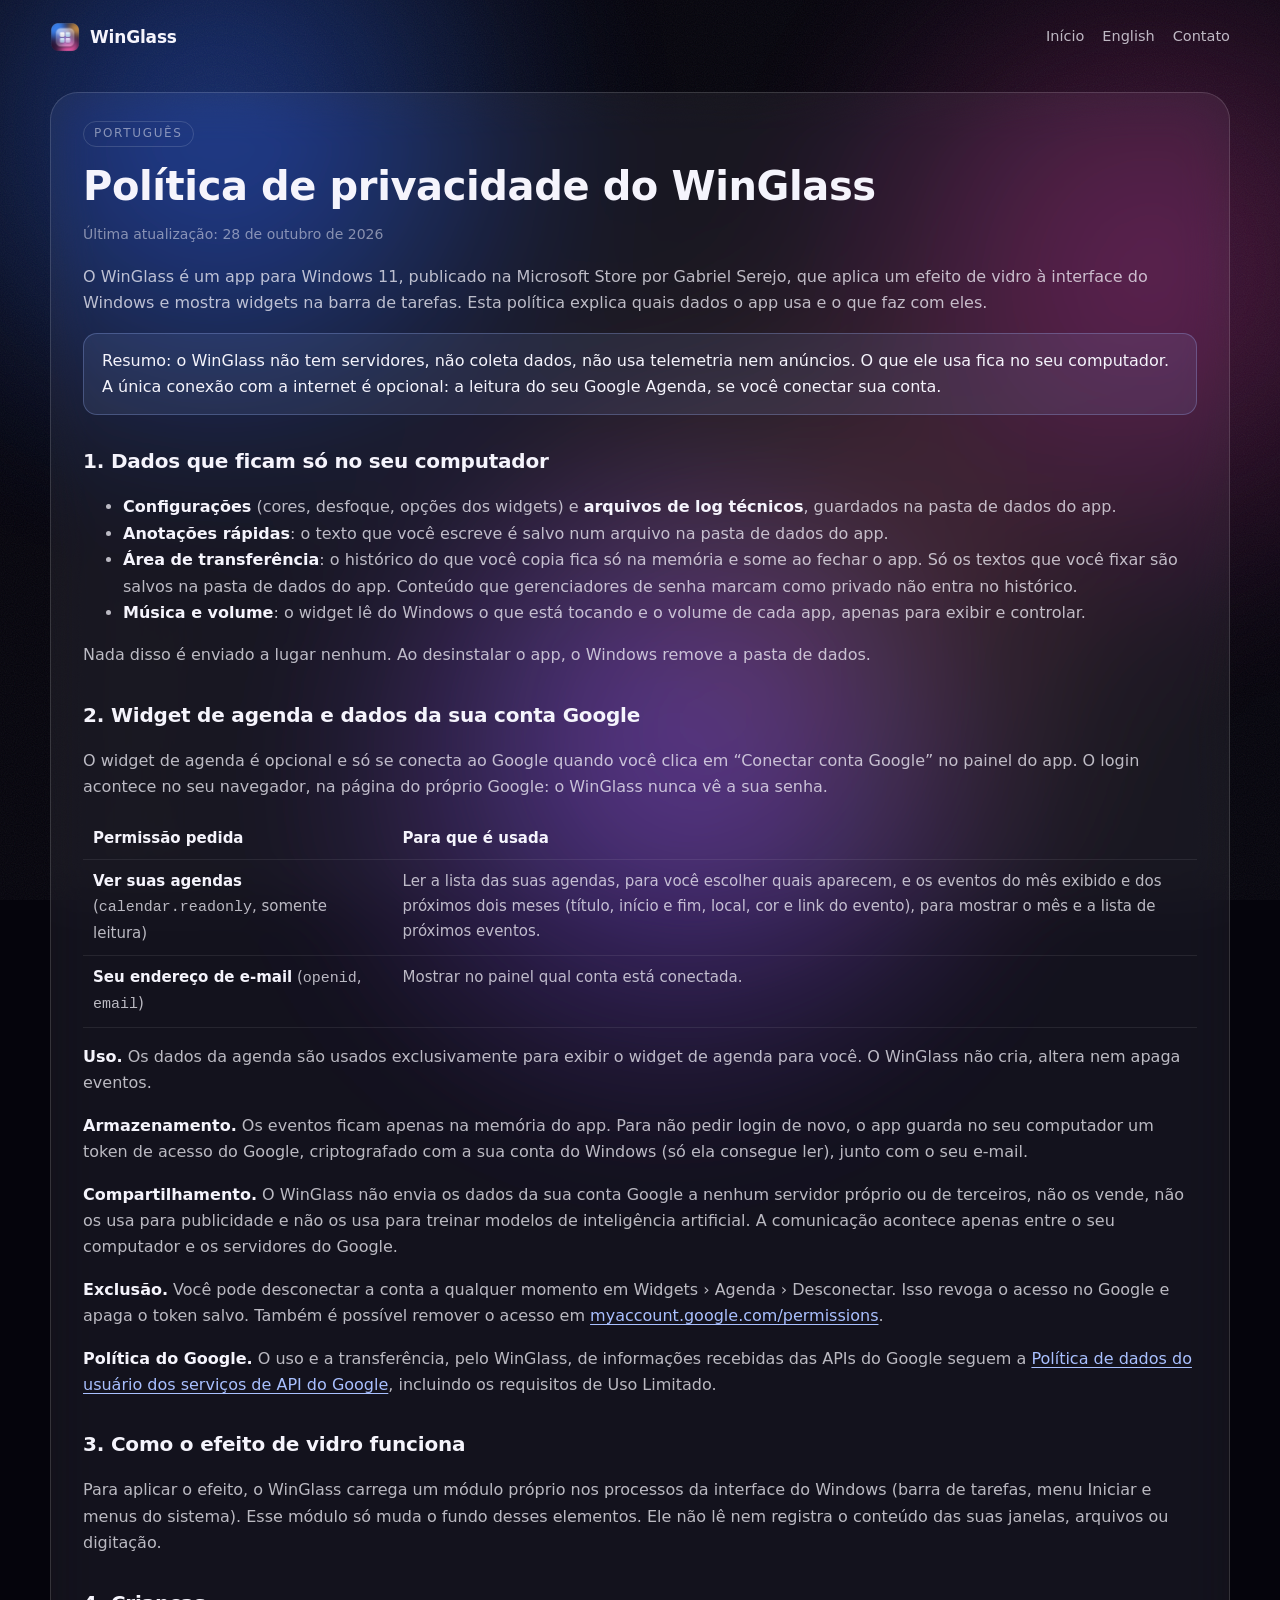
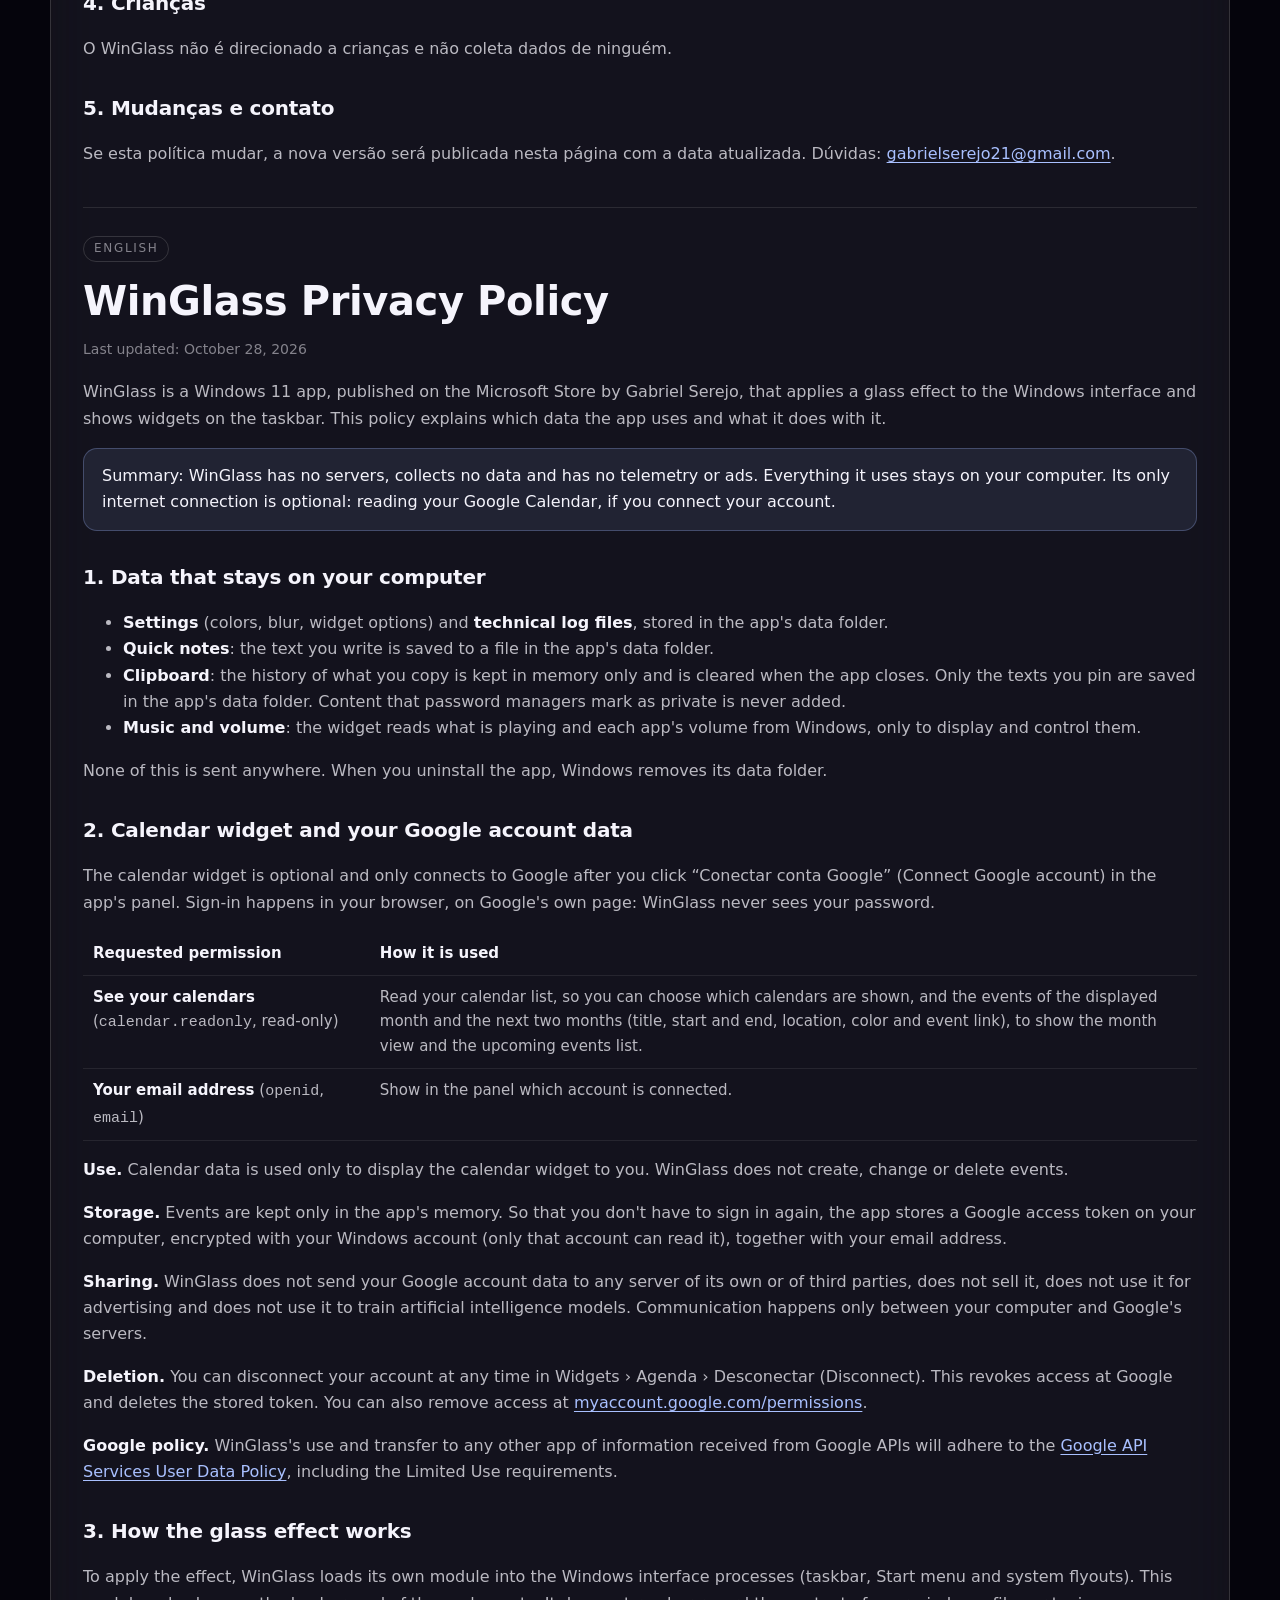
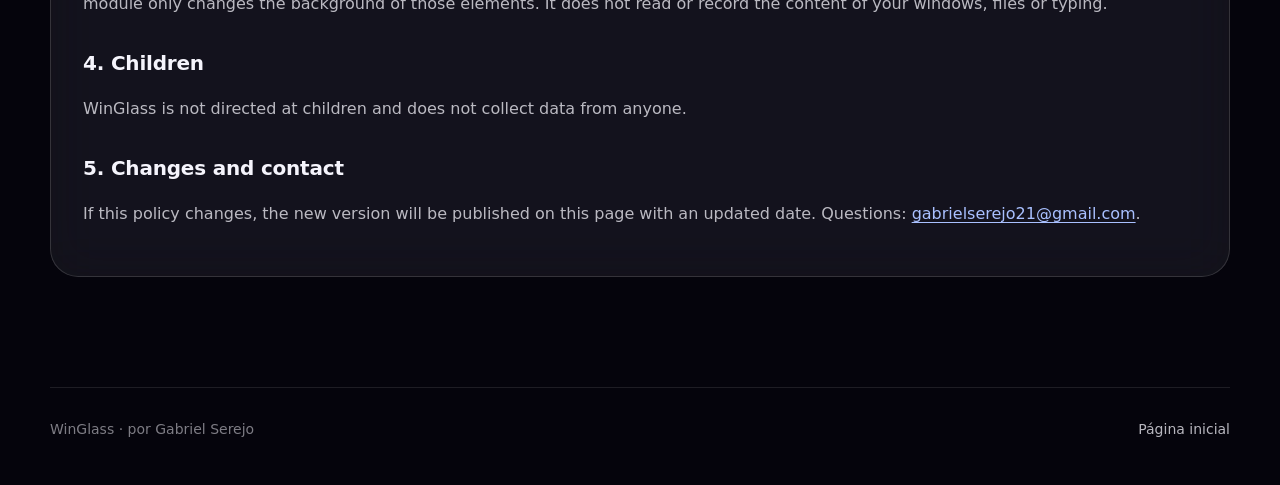
<file: privacidade.html>
<!doctype html>
<html lang="pt-BR">
<head>
<meta charset="utf-8">
<meta name="viewport" content="width=device-width, initial-scale=1">
<title>Política de privacidade · WinGlass</title>
<meta name="description" content="Como o WinGlass trata os seus dados, incluindo os dados da conta Google usados pelo widget de agenda.">
<link rel="icon" href="img/icon.png">
<link rel="stylesheet" href="style.css">
</head>
<body>
<div class="aurora" aria-hidden="true"><i></i><i></i><i></i><i></i></div>
<div class="grain" aria-hidden="true"></div>
<header class="top wrap">
  <a class="brand" href="./"><img src="img/icon.png" alt="">WinGlass</a>
  <nav class="links">
    <a href="./">Início</a>
    <a href="#english">English</a>
    <a href="mailto:gabrielserejo21@gmail.com">Contato</a>
  </nav>
</header>

<main class="wrap">
  <article class="doc glass">
    <span class="lang">Português</span>
    <h1>Política de privacidade do WinGlass</h1>
    <p class="updated">Última atualização: 28 de outubro de 2026</p>

    <p>O WinGlass é um app para Windows 11, publicado na Microsoft Store por Gabriel Serejo, que aplica um efeito de vidro à interface do Windows e mostra widgets na barra de tarefas. Esta política explica quais dados o app usa e o que faz com eles.</p>

    <div class="callout"><p>Resumo: o WinGlass não tem servidores, não coleta dados, não usa telemetria nem anúncios. O que ele usa fica no seu computador. A única conexão com a internet é opcional: a leitura do seu Google Agenda, se você conectar sua conta.</p></div>

    <h2>1. Dados que ficam só no seu computador</h2>
    <ul>
      <li><strong>Configurações</strong> (cores, desfoque, opções dos widgets) e <strong>arquivos de log técnicos</strong>, guardados na pasta de dados do app.</li>
      <li><strong>Anotações rápidas</strong>: o texto que você escreve é salvo num arquivo na pasta de dados do app.</li>
      <li><strong>Área de transferência</strong>: o histórico do que você copia fica só na memória e some ao fechar o app. Só os textos que você fixar são salvos na pasta de dados do app. Conteúdo que gerenciadores de senha marcam como privado não entra no histórico.</li>
      <li><strong>Música e volume</strong>: o widget lê do Windows o que está tocando e o volume de cada app, apenas para exibir e controlar.</li>
    </ul>
    <p>Nada disso é enviado a lugar nenhum. Ao desinstalar o app, o Windows remove a pasta de dados.</p>

    <h2>2. Widget de agenda e dados da sua conta Google</h2>
    <p>O widget de agenda é opcional e só se conecta ao Google quando você clica em “Conectar conta Google” no painel do app. O login acontece no seu navegador, na página do próprio Google: o WinGlass nunca vê a sua senha.</p>

    <table>
      <thead><tr><th>Permissão pedida</th><th>Para que é usada</th></tr></thead>
      <tbody>
        <tr><td><strong>Ver suas agendas</strong> (<code>calendar.readonly</code>, somente leitura)</td><td>Ler a lista das suas agendas, para você escolher quais aparecem, e os eventos do mês exibido e dos próximos dois meses (título, início e fim, local, cor e link do evento), para mostrar o mês e a lista de próximos eventos.</td></tr>
        <tr><td><strong>Seu endereço de e-mail</strong> (<code>openid</code>, <code>email</code>)</td><td>Mostrar no painel qual conta está conectada.</td></tr>
      </tbody>
    </table>

    <p><strong>Uso.</strong> Os dados da agenda são usados exclusivamente para exibir o widget de agenda para você. O WinGlass não cria, altera nem apaga eventos.</p>
    <p><strong>Armazenamento.</strong> Os eventos ficam apenas na memória do app. Para não pedir login de novo, o app guarda no seu computador um token de acesso do Google, criptografado com a sua conta do Windows (só ela consegue ler), junto com o seu e-mail.</p>
    <p><strong>Compartilhamento.</strong> O WinGlass não envia os dados da sua conta Google a nenhum servidor próprio ou de terceiros, não os vende, não os usa para publicidade e não os usa para treinar modelos de inteligência artificial. A comunicação acontece apenas entre o seu computador e os servidores do Google.</p>
    <p><strong>Exclusão.</strong> Você pode desconectar a conta a qualquer momento em Widgets › Agenda › Desconectar. Isso revoga o acesso no Google e apaga o token salvo. Também é possível remover o acesso em <a href="https://myaccount.google.com/permissions">myaccount.google.com/permissions</a>.</p>
    <p><strong>Política do Google.</strong> O uso e a transferência, pelo WinGlass, de informações recebidas das APIs do Google seguem a <a href="https://developers.google.com/terms/api-services-user-data-policy">Política de dados do usuário dos serviços de API do Google</a>, incluindo os requisitos de Uso Limitado.</p>

    <h2>3. Como o efeito de vidro funciona</h2>
    <p>Para aplicar o efeito, o WinGlass carrega um módulo próprio nos processos da interface do Windows (barra de tarefas, menu Iniciar e menus do sistema). Esse módulo só muda o fundo desses elementos. Ele não lê nem registra o conteúdo das suas janelas, arquivos ou digitação.</p>

    <h2>4. Crianças</h2>
    <p>O WinGlass não é direcionado a crianças e não coleta dados de ninguém.</p>

    <h2>5. Mudanças e contato</h2>
    <p>Se esta política mudar, a nova versão será publicada nesta página com a data atualizada. Dúvidas: <a href="mailto:gabrielserejo21@gmail.com">gabrielserejo21@gmail.com</a>.</p>

    <hr id="english">

    <span class="lang">English</span>
    <h1>WinGlass Privacy Policy</h1>
    <p class="updated">Last updated: October 28, 2026</p>

    <p>WinGlass is a Windows 11 app, published on the Microsoft Store by Gabriel Serejo, that applies a glass effect to the Windows interface and shows widgets on the taskbar. This policy explains which data the app uses and what it does with it.</p>

    <div class="callout"><p>Summary: WinGlass has no servers, collects no data and has no telemetry or ads. Everything it uses stays on your computer. Its only internet connection is optional: reading your Google Calendar, if you connect your account.</p></div>

    <h2>1. Data that stays on your computer</h2>
    <ul>
      <li><strong>Settings</strong> (colors, blur, widget options) and <strong>technical log files</strong>, stored in the app's data folder.</li>
      <li><strong>Quick notes</strong>: the text you write is saved to a file in the app's data folder.</li>
      <li><strong>Clipboard</strong>: the history of what you copy is kept in memory only and is cleared when the app closes. Only the texts you pin are saved in the app's data folder. Content that password managers mark as private is never added.</li>
      <li><strong>Music and volume</strong>: the widget reads what is playing and each app's volume from Windows, only to display and control them.</li>
    </ul>
    <p>None of this is sent anywhere. When you uninstall the app, Windows removes its data folder.</p>

    <h2>2. Calendar widget and your Google account data</h2>
    <p>The calendar widget is optional and only connects to Google after you click “Conectar conta Google” (Connect Google account) in the app's panel. Sign-in happens in your browser, on Google's own page: WinGlass never sees your password.</p>

    <table>
      <thead><tr><th>Requested permission</th><th>How it is used</th></tr></thead>
      <tbody>
        <tr><td><strong>See your calendars</strong> (<code>calendar.readonly</code>, read-only)</td><td>Read your calendar list, so you can choose which calendars are shown, and the events of the displayed month and the next two months (title, start and end, location, color and event link), to show the month view and the upcoming events list.</td></tr>
        <tr><td><strong>Your email address</strong> (<code>openid</code>, <code>email</code>)</td><td>Show in the panel which account is connected.</td></tr>
      </tbody>
    </table>

    <p><strong>Use.</strong> Calendar data is used only to display the calendar widget to you. WinGlass does not create, change or delete events.</p>
    <p><strong>Storage.</strong> Events are kept only in the app's memory. So that you don't have to sign in again, the app stores a Google access token on your computer, encrypted with your Windows account (only that account can read it), together with your email address.</p>
    <p><strong>Sharing.</strong> WinGlass does not send your Google account data to any server of its own or of third parties, does not sell it, does not use it for advertising and does not use it to train artificial intelligence models. Communication happens only between your computer and Google's servers.</p>
    <p><strong>Deletion.</strong> You can disconnect your account at any time in Widgets › Agenda › Desconectar (Disconnect). This revokes access at Google and deletes the stored token. You can also remove access at <a href="https://myaccount.google.com/permissions">myaccount.google.com/permissions</a>.</p>
    <p><strong>Google policy.</strong> WinGlass's use and transfer to any other app of information received from Google APIs will adhere to the <a href="https://developers.google.com/terms/api-services-user-data-policy">Google API Services User Data Policy</a>, including the Limited Use requirements.</p>

    <h2>3. How the glass effect works</h2>
    <p>To apply the effect, WinGlass loads its own module into the Windows interface processes (taskbar, Start menu and system flyouts). This module only changes the background of those elements. It does not read or record the content of your windows, files or typing.</p>

    <h2>4. Children</h2>
    <p>WinGlass is not directed at children and does not collect data from anyone.</p>

    <h2>5. Changes and contact</h2>
    <p>If this policy changes, the new version will be published on this page with an updated date. Questions: <a href="mailto:gabrielserejo21@gmail.com">gabrielserejo21@gmail.com</a>.</p>
  </article>
</main>

<footer>
  <div class="wrap">
    <span>WinGlass · por Gabriel Serejo</span>
    <span><a href="./">Página inicial</a></span>
  </div>
</footer>
</body>
</html>
</file>
<file: style.css>
/* Site do WinGlass (página inicial e política de privacidade). Estático, sem rastreamento nem bibliotecas externas. */

:root {
  --bg: #05040c;
  --ink: #f5f4fc;
  --soft: rgba(245, 244, 252, 0.74);
  --faint: rgba(245, 244, 252, 0.5);
  --line: rgba(255, 255, 255, 0.1);
  --blue: #5b8cff;
  --violet: #9a6bff;
  --pink: #ff5fb8;
  --peach: #ffb38a;
  --accent: #a9c0ff;
  --radius: 28px;
  --ease: cubic-bezier(0.22, 1, 0.36, 1);
  --spring: cubic-bezier(0.34, 1.56, 0.64, 1);
  --display: "Segoe UI Variable Display", "Segoe UI", system-ui, -apple-system, "Helvetica Neue", sans-serif;
  --text: "Segoe UI Variable Text", "Segoe UI", system-ui, -apple-system, "Helvetica Neue", sans-serif;
}

* { box-sizing: border-box; }
html { scroll-behavior: smooth; -webkit-text-size-adjust: 100%; }
body {
  margin: 0;
  background: var(--bg);
  color: var(--ink);
  font: 16px/1.65 var(--text);
  -webkit-font-smoothing: antialiased;
  overflow-x: hidden;
}
img { max-width: 100%; display: block; }
a { color: var(--accent); text-underline-offset: 3px; }
a:hover { color: #d3deff; }
::selection { background: rgba(154, 107, 255, 0.45); }
:focus-visible { outline: 2px solid var(--accent); outline-offset: 3px; border-radius: 8px; }

.wrap { width: min(1180px, 100% - 32px); margin: 0 auto; }

/* --- Fundo: aurora que respira + grão ------------------------------------------------------------ */

.aurora {
  position: fixed;
  inset: -20vmax;
  z-index: -2;
  pointer-events: none;
  filter: blur(70px) saturate(1.25);
  opacity: 0.85;
}
.aurora i {
  position: absolute;
  width: 60vmax;
  height: 60vmax;
  border-radius: 50%;
  mix-blend-mode: screen;
  animation: drift 26s ease-in-out infinite alternate;
}
.aurora i:nth-child(1) { left: 5%;  top: 0%;  background: radial-gradient(closest-side, rgba(58, 107, 255, 0.55), transparent); }
.aurora i:nth-child(2) { right: 0%; top: 10%; background: radial-gradient(closest-side, rgba(255, 79, 176, 0.35), transparent); animation-duration: 32s; animation-delay: -8s; }
.aurora i:nth-child(3) { left: 30%; bottom: 0%; background: radial-gradient(closest-side, rgba(139, 92, 255, 0.45), transparent); animation-duration: 38s; animation-delay: -14s; }
.aurora i:nth-child(4) { right: 20%; bottom: 10%; background: radial-gradient(closest-side, rgba(255, 166, 110, 0.18), transparent); animation-duration: 44s; animation-delay: -20s; }
@keyframes drift {
  0%   { transform: translate3d(0, 0, 0) scale(1); }
  50%  { transform: translate3d(8vmax, -6vmax, 0) scale(1.15); }
  100% { transform: translate3d(-6vmax, 5vmax, 0) scale(0.92); }
}
.grain {
  position: fixed;
  inset: 0;
  z-index: -1;
  pointer-events: none;
  opacity: 0.07;
  background-image: url("data:image/svg+xml,%3Csvg xmlns='http://www.w3.org/2000/svg' width='160' height='160'%3E%3Cfilter id='n'%3E%3CfeTurbulence type='fractalNoise' baseFrequency='.9' numOctaves='2' stitchTiles='stitch'/%3E%3C/filter%3E%3Crect width='100%25' height='100%25' filter='url(%23n)'/%3E%3C/svg%3E");
}
.cursor-glow {
  position: fixed;
  left: 0;
  top: 0;
  width: 520px;
  height: 520px;
  margin: -260px 0 0 -260px;
  border-radius: 50%;
  pointer-events: none;
  z-index: -1;
  background: radial-gradient(closest-side, rgba(150, 170, 255, 0.13), transparent);
  transform: translate3d(var(--cx, -999px), var(--cy, -999px), 0);
  transition: opacity 0.4s;
}

/* --- Vidro líquido ------------------------------------------------------------------------------- */
/* Corpo translúcido com refração (SVG no Chromium), aro especular e brilho que segue o ponteiro. */

.lg {
  position: relative;
  isolation: isolate;
  border-radius: var(--radius);
  background:
    radial-gradient(120% 140% at var(--mx, 30%) var(--my, 0%), rgba(255, 255, 255, 0.16), transparent 55%),
    linear-gradient(180deg, rgba(255, 255, 255, 0.1), rgba(255, 255, 255, 0.025));
  -webkit-backdrop-filter: blur(22px) saturate(1.7);
  backdrop-filter: blur(22px) saturate(1.7);
  box-shadow:
    inset 0 1px 0 rgba(255, 255, 255, 0.42),
    inset 0 -1px 0 rgba(255, 255, 255, 0.1),
    inset 0 0 0 1px rgba(255, 255, 255, 0.07),
    inset 0 -18px 30px -22px rgba(255, 255, 255, 0.28),
    inset 0 18px 30px -24px rgba(255, 255, 255, 0.2),
    0 30px 60px -30px rgba(0, 0, 0, 0.7);
}
.refract .rf { -webkit-backdrop-filter: url(#lg-refract) blur(14px) saturate(1.8); backdrop-filter: url(#lg-refract) blur(14px) saturate(1.8); }

/* Aro de luz: borda em gradiente cônico que gira devagar. */
.lg::before {
  content: "";
  position: absolute;
  inset: 0;
  z-index: -1;
  border-radius: inherit;
  padding: 1px;
  background: conic-gradient(from var(--rim, 210deg),
    rgba(255, 255, 255, 0.55), rgba(140, 170, 255, 0.15) 18%, rgba(255, 255, 255, 0.05) 35%,
    rgba(255, 140, 210, 0.3) 55%, rgba(255, 255, 255, 0.06) 72%, rgba(255, 255, 255, 0.55));
  -webkit-mask: linear-gradient(#000 0 0) content-box, linear-gradient(#000 0 0);
  -webkit-mask-composite: xor;
  mask: linear-gradient(#000 0 0) content-box exclude, linear-gradient(#000 0 0);
  pointer-events: none;
}
@property --rim { syntax: "<angle>"; inherits: false; initial-value: 210deg; }
.lg.spin::before { animation: rim 9s linear infinite; }
@keyframes rim { to { --rim: 570deg; } }

/* Holofote: brilho suave sob o ponteiro (cartões com .spot). */
.spot::after {
  content: "";
  position: absolute;
  inset: 0;
  border-radius: inherit;
  pointer-events: none;
  background: radial-gradient(420px circle at var(--mx, 50%) var(--my, 50%), rgba(170, 190, 255, 0.14), transparent 60%);
  opacity: 0;
  transition: opacity 0.4s var(--ease);
}
.spot:hover::after { opacity: 1; }

/* --- Botões -------------------------------------------------------------------------------------- */

.btn {
  --mx: 50%; --my: 0%;
  display: inline-flex;
  align-items: center;
  gap: 10px;
  padding: 14px 24px;
  border-radius: 999px;
  color: var(--ink);
  font: 600 15.5px/1 var(--text);
  text-decoration: none;
  cursor: pointer;
  border: 0;
  transition: transform 0.5s var(--spring), box-shadow 0.3s;
  will-change: transform;
}
.btn:hover { color: var(--ink); }
.btn:active { transform: scale(0.96); }
.btn svg { width: 18px; height: 18px; }

/* Selo oficial da Microsoft Store, dentro de uma bolha de vidro. */
.store {
  display: inline-flex;
  padding: 7px;
  border-radius: 16px;
  transition: transform 0.5s var(--spring);
  will-change: transform;
}
.store img { height: 54px; width: auto; border-radius: 9px; }
.store:hover { transform: translateY(-2px) scale(1.03); }
.store:active { transform: scale(0.97); }

/* --- Navegação ----------------------------------------------------------------------------------- */

.nav {
  position: fixed;
  top: 14px;
  left: 50%;
  z-index: 50;
  width: min(1060px, calc(100% - 24px));
  transform: translateX(-50%);
  display: flex;
  align-items: center;
  gap: 18px;
  padding: 8px 8px 8px 16px;
  border-radius: 999px;
  transition: padding 0.4s var(--ease), background 0.4s;
}
.nav.lg { background: linear-gradient(180deg, rgba(255, 255, 255, 0.08), rgba(255, 255, 255, 0.02)); }
.brand { display: flex; align-items: center; gap: 10px; color: var(--ink); text-decoration: none; font: 650 17px/1 var(--display); letter-spacing: -0.01em; }
.brand img { width: 30px; height: 30px; border-radius: 9px; }
.nav .links { display: flex; gap: 4px; margin-left: auto; }
.nav .links a { color: var(--soft); text-decoration: none; font-size: 14.5px; padding: 8px 12px; border-radius: 999px; transition: color 0.2s, background 0.2s; }
.nav .links a:hover { color: var(--ink); background: rgba(255, 255, 255, 0.07); }
.nav .btn { padding: 11px 18px; font-size: 14.5px; }
.nav .btn.lg { border-radius: 999px; }

/* --- Hero ---------------------------------------------------------------------------------------- */

.hero { position: relative; padding: 150px 0 40px; text-align: center; }
.chip {
  display: inline-flex;
  align-items: center;
  gap: 10px;
  padding: 7px 14px 7px 8px;
  border-radius: 999px;
  font-size: 13.5px;
  color: var(--soft);
  text-decoration: none;
}
.chip b { font-weight: 650; color: #0b0920; background: linear-gradient(90deg, #a9c0ff, #f0b4ff); padding: 3px 9px; border-radius: 999px; font-size: 12px; letter-spacing: 0.02em; }
.chip:hover { color: var(--ink); }

h1, h2, h3 { font-family: var(--display); letter-spacing: -0.025em; }
.hero h1 {
  font-size: clamp(44px, 8.4vw, 104px);
  line-height: 0.98;
  font-weight: 650;
  margin: 26px auto 22px;
  max-width: 13ch;
}
.shine {
  background: linear-gradient(100deg, #8fb2ff 0%, #c79bff 25%, #ff9fd2 45%, #ffd29a 60%, #8fb2ff 80%, #c79bff 100%);
  background-size: 220% 100%;
  -webkit-background-clip: text;
  background-clip: text;
  color: transparent;
  animation: shine 9s linear infinite;
}
@keyframes shine { to { background-position: -220% 0; } }
.hero .lead { font-size: clamp(17px, 2vw, 21px); color: var(--soft); max-width: 660px; margin: 0 auto 34px; }
.cta-row { display: flex; flex-wrap: wrap; gap: 14px; justify-content: center; align-items: center; }
.micro { margin-top: 18px; font-size: 13.5px; color: var(--faint); display: flex; gap: 8px 18px; justify-content: center; flex-wrap: wrap; }
.micro span::before { content: "✓"; margin-right: 6px; color: #9fe3b8; }

/* Letras que sobem uma a uma. */
.split .w { display: inline-block; overflow: hidden; vertical-align: top; padding-bottom: 0.08em; }
.split .w > span { display: inline-block; transform: translateY(105%); animation: rise 1.1s var(--ease) forwards; animation-delay: calc(var(--i) * 70ms + 150ms); }
@keyframes rise { to { transform: none; } }
.fade-up { opacity: 0; transform: translateY(18px); animation: fadeUp 1s var(--ease) forwards; animation-delay: var(--d, 0.6s); }
@keyframes fadeUp { to { opacity: 1; transform: none; } }

/* Palco: a área de trabalho real, inclinada em 3D, com widgets saltando para fora. */
.stage { position: relative; margin: 70px auto 0; max-width: 1120px; perspective: 1600px; }
.screen {
  position: relative;
  border-radius: 22px;
  padding: 10px;
  transform: rotateX(var(--rx, 14deg)) rotateY(var(--ry, 0deg));
  transform-style: preserve-3d;
  transition: transform 0.9s var(--ease);
}
.screen > img { border-radius: 14px; width: 100%; height: auto; box-shadow: 0 0 0 1px rgba(255, 255, 255, 0.08); }
.screen .float {
  position: absolute;
  border-radius: 18px;
  overflow: hidden;
  box-shadow: 0 40px 80px -30px rgba(0, 0, 0, 0.85), 0 0 0 1px rgba(255, 255, 255, 0.16);
  transform: translateZ(90px);
  animation: bob 7s ease-in-out infinite;
}
.screen .float img { width: 100%; height: auto; }
.screen .f-music { left: -3%; bottom: 13%; width: 30%; }
.screen .f-cal { right: -2%; top: 14%; width: 24%; animation-delay: -3.5s; transform: translateZ(130px); }
@keyframes bob { 50% { translate: 0 -12px; } }
.stage::after {
  content: "";
  position: absolute;
  left: 8%; right: 8%; bottom: -60px;
  height: 120px;
  background: radial-gradient(closest-side, rgba(120, 110, 255, 0.45), transparent);
  filter: blur(30px);
  z-index: -1;
}

/* Gota de vidro que flutua sobre o palco e refrata o que passa por baixo. */
.drop {
  position: absolute;
  z-index: 3;
  width: 150px;
  height: 150px;
  border-radius: 50%;
  left: 62%;
  top: 30%;
  pointer-events: none;
  animation: dropMove 14s ease-in-out infinite;
}
.drop.lg { border-radius: 50%; -webkit-backdrop-filter: blur(3px) saturate(1.9) brightness(1.15); backdrop-filter: blur(3px) saturate(1.9) brightness(1.15); }
.refract .drop.lg { -webkit-backdrop-filter: url(#lg-lens) saturate(1.9) brightness(1.12); backdrop-filter: url(#lg-lens) saturate(1.9) brightness(1.12); }
@keyframes dropMove {
  0%, 100% { transform: translate(0, 0) scale(1); border-radius: 50%; }
  25% { transform: translate(-260px, 60px) scale(0.85); border-radius: 46% 54% 52% 48%; }
  50% { transform: translate(-120px, -40px) scale(1.1); border-radius: 52% 48% 45% 55%; }
  75% { transform: translate(140px, 40px) scale(0.92); border-radius: 48% 52% 55% 45%; }
}

/* --- Faixa que corre ----------------------------------------------------------------------------- */

.marquee { margin: 90px 0 0; overflow: hidden; -webkit-mask: linear-gradient(90deg, transparent, #000 12%, #000 88%, transparent); mask: linear-gradient(90deg, transparent, #000 12%, #000 88%, transparent); }
.marquee .track { display: flex; gap: 12px; width: max-content; animation: slide 38s linear infinite; padding: 6px 0; }
.marquee:hover .track { animation-play-state: paused; }
.marquee .lg { border-radius: 999px; padding: 11px 20px; white-space: nowrap; font-size: 15px; color: var(--soft); display: flex; gap: 10px; align-items: center; }
.marquee .lg i { width: 8px; height: 8px; border-radius: 50%; background: linear-gradient(135deg, var(--blue), var(--pink)); box-shadow: 0 0 12px var(--violet); }
@keyframes slide { to { transform: translateX(-50%); } }

/* --- Seções -------------------------------------------------------------------------------------- */

section { position: relative; padding: 120px 0 0; }
.kicker { display: inline-block; font-size: 12.5px; letter-spacing: 0.2em; text-transform: uppercase; color: var(--accent); margin-bottom: 14px; }
section h2 { font-size: clamp(34px, 5.4vw, 64px); line-height: 1.02; font-weight: 650; margin: 0 0 18px; }
.sub { color: var(--soft); font-size: clamp(16.5px, 1.6vw, 19px); max-width: 640px; margin: 0; }
.head { margin-bottom: 52px; }
.head.center { text-align: center; }
.head.center .sub { margin: 0 auto; }

/* Revelar ao rolar. */
[data-reveal] { opacity: 0; transform: translateY(40px) scale(0.98); filter: blur(8px); transition: opacity 1.1s var(--ease), transform 1.1s var(--ease), filter 1.1s var(--ease); transition-delay: var(--d, 0s); }
[data-reveal].in { opacity: 1; transform: none; filter: none; }

/* --- Bento de recursos --------------------------------------------------------------------------- */

.bento { display: grid; grid-template-columns: repeat(6, 1fr); gap: 16px; }
.card { padding: 28px; overflow: hidden; min-height: 300px; display: flex; flex-direction: column; }
.card[data-reveal] { transition: opacity 1.1s var(--ease), transform 0.6s var(--ease), filter 1.1s var(--ease); transition-delay: var(--d, 0s), 0s, var(--d, 0s); }
.card[data-reveal]:not(.in) { transition-duration: 1.1s; transition-delay: var(--d, 0s); }
.card h3 { font-size: 23px; margin: 0 0 8px; font-weight: 650; }
.card p { margin: 0; color: var(--soft); font-size: 15.5px; max-width: 46ch; }
.card .tag { display: inline-block; font-size: 11.5px; letter-spacing: 0.14em; text-transform: uppercase; color: var(--faint); margin-bottom: 12px; }
.card .art { margin-top: auto; padding-top: 26px; display: flex; justify-content: center; align-items: flex-end; }
.card .art img { border-radius: 16px; box-shadow: 0 30px 60px -28px rgba(0, 0, 0, 0.9), 0 0 0 1px rgba(255, 255, 255, 0.14); transition: transform 0.8s var(--ease); }
.card:hover .art img { transform: translateY(-6px) scale(1.02); }
.c-wide { grid-column: span 4; }
.c-half { grid-column: span 3; }
.c-third { grid-column: span 2; }
.new { font-size: 11px; font-weight: 700; letter-spacing: 0.08em; color: #0b0920; background: linear-gradient(90deg, #9fe3b8, #a9c0ff); padding: 3px 8px; border-radius: 999px; margin-left: 8px; vertical-align: 3px; }

.c-full { grid-column: 1 / -1; }
.bar-art img { width: 100%; height: auto; }

/* Monitor do sistema: um medidor por métrica, com o último minuto correndo. */
.meters { width: 100%; display: grid; grid-template-columns: repeat(5, 1fr); gap: 10px; }
.meter { padding: 12px 14px 10px; border-radius: 16px; background: radial-gradient(120% 140% at 0 0, color-mix(in srgb, var(--c) 22%, transparent), rgba(255, 255, 255, 0.04) 70%); box-shadow: inset 0 1px 0 rgba(255, 255, 255, 0.16), inset 0 0 0 1px rgba(255, 255, 255, 0.06); display: grid; gap: 2px; }
.meter b { font-size: 10.5px; letter-spacing: 0.14em; color: var(--c); font-weight: 650; }
.meter span { font: 600 clamp(17px, 2vw, 22px)/1.2 var(--display); font-variant-numeric: tabular-nums; white-space: nowrap; }
.meter svg { width: 100%; height: 40px; margin-top: 4px; overflow: visible; }
.meter .l { fill: none; stroke: var(--c); stroke-width: 1.6; vector-effect: non-scaling-stroke; stroke-linejoin: round; }
.meter .a { fill: color-mix(in srgb, var(--c) 30%, transparent); }

/* Mock do Terminal. */
.term { width: 100%; max-width: 340px; margin: 0; padding: 16px 18px; border-radius: 16px; background: rgba(8, 8, 20, 0.45); box-shadow: inset 0 1px 0 rgba(255, 255, 255, 0.14), inset 0 0 0 1px rgba(255, 255, 255, 0.06); font: 13px/1.7 "Cascadia Code", "Cascadia Mono", Consolas, monospace; color: var(--soft); white-space: pre-wrap; text-align: left; }
.term b { color: #8fb2ff; font-weight: 500; }
.term i { font-style: normal; color: #9fe3b8; }
.term .cur { display: inline-block; width: 8px; height: 15px; vertical-align: -3px; background: var(--ink); animation: caret 1s steps(1) infinite; }
.pills { display: flex; gap: 10px; margin-top: 18px; flex-wrap: wrap; }
.pills img { height: 40px; width: auto; border-radius: 999px; box-shadow: 0 10px 30px -10px rgba(0, 0, 0, 0.8), 0 0 0 1px rgba(255, 255, 255, 0.14); }

/* Mock da área de transferência. */
.clip { width: 100%; max-width: 330px; display: grid; gap: 8px; }
.clip div { display: flex; align-items: center; gap: 10px; padding: 11px 13px; border-radius: 14px; font-size: 13.5px; color: var(--soft); background: rgba(255, 255, 255, 0.06); box-shadow: inset 0 1px 0 rgba(255, 255, 255, 0.12); animation: clipIn 6s var(--ease) infinite; animation-delay: calc(var(--i) * 0.25s); }
.clip div b { font-weight: 500; color: var(--ink); flex: 1; white-space: nowrap; overflow: hidden; text-overflow: ellipsis; }
.clip div em { font-style: normal; font-size: 12px; color: var(--faint); }
.clip .pin { color: #ffd29a; }
@keyframes clipIn { 0% { opacity: 0; transform: translateY(-10px); } 8%, 88% { opacity: 1; transform: none; } 100% { opacity: 0; } }

/* Mock das anotações: texto que se digita sozinho. */
.note { width: 100%; max-width: 330px; padding: 16px 18px; border-radius: 18px; background: rgba(255, 233, 150, 0.06); box-shadow: inset 0 1px 0 rgba(255, 255, 255, 0.14), inset 0 0 0 1px rgba(255, 233, 150, 0.12); font-size: 14.5px; color: var(--ink); min-height: 120px; text-align: left; }
.note small { display: block; font-size: 11px; letter-spacing: 0.14em; color: var(--faint); margin-bottom: 8px; }
.note .typed::after { content: ""; display: inline-block; width: 2px; height: 1.05em; margin-left: 2px; vertical-align: -2px; background: #ffd29a; animation: caret 1s steps(1) infinite; }
@keyframes caret { 50% { opacity: 0; } }

/* --- Sequência líquida (presa enquanto rola) ----------------------------------------------------- */

.seq { height: 320vh; padding: 0; margin-top: 120px; }
.seq .pin { position: sticky; top: 0; height: 100vh; display: grid; align-items: center; }
.seq .grid { display: grid; grid-template-columns: 1fr 1.1fr; gap: 60px; align-items: center; }
.steps { list-style: none; padding: 0; margin: 34px 0 0; display: grid; gap: 10px; }
.steps li { display: flex; gap: 14px; align-items: center; color: var(--faint); font-size: 16px; transition: color 0.4s; }
.steps li span { width: 30px; height: 30px; border-radius: 50%; display: grid; place-items: center; font-size: 13px; font-weight: 650; background: rgba(255, 255, 255, 0.06); box-shadow: inset 0 0 0 1px rgba(255, 255, 255, 0.1); transition: background 0.4s, color 0.4s, box-shadow 0.4s; }
.steps li.on { color: var(--ink); }
.steps li.on span { background: linear-gradient(135deg, var(--blue), var(--pink)); color: #fff; box-shadow: 0 0 22px rgba(154, 107, 255, 0.6); }
.frames { position: relative; aspect-ratio: 760 / 640; border-radius: 28px; overflow: hidden; padding: 0; }
.frames img { position: absolute; inset: 0; width: 100%; height: 100%; object-fit: cover; opacity: 0; transition: opacity 0.35s linear; }
.frames img.on { opacity: 1; }
.frames .w-final { inset: auto; left: 4%; bottom: 7%; width: 64%; height: auto; border-radius: 18px; transform: translateY(30px) scale(0.9); transition: opacity 0.5s, transform 0.8s var(--spring); box-shadow: 0 30px 60px -20px rgba(0, 0, 0, 0.8); }
.frames .w-final.on { transform: none; }
.progress { height: 3px; border-radius: 3px; margin-top: 30px; background: rgba(255, 255, 255, 0.08); overflow: hidden; max-width: 340px; }
.progress i { display: block; height: 100%; width: calc(var(--p, 0) * 100%); background: linear-gradient(90deg, var(--blue), var(--pink)); }

/* --- Estilos ao vivo ----------------------------------------------------------------------------- */

.studio { position: relative; border-radius: 32px; overflow: hidden; padding: 0; aspect-ratio: 16 / 8.2; min-height: 420px; }
.studio > img.wall { position: absolute; inset: 0; width: 100%; height: 100%; object-fit: cover; transform: scale(1.04); animation: wallPan 30s ease-in-out infinite alternate; }
@keyframes wallPan { to { transform: scale(1.12) translate(-2%, 1%); } }
.studio .demo-card, .studio .demo-bar {
  position: absolute;
  background: rgba(var(--tint), var(--veil));
  -webkit-backdrop-filter: blur(var(--blur)) saturate(1.6);
  backdrop-filter: blur(var(--blur)) saturate(1.6);
  box-shadow: inset 0 1px 0 rgba(255, 255, 255, var(--rim)), inset 0 0 0 1px rgba(255, 255, 255, calc(var(--rim) * 0.4)), 0 30px 60px -30px rgba(0, 0, 0, 0.8);
  transition: background 0.6s var(--ease), backdrop-filter 0.6s var(--ease), box-shadow 0.6s, border-radius 0.6s var(--ease);
}
.studio { --tint: 30, 34, 70; --veil: 0.32; --blur: 22px; --rim: 0.35; --r: 22px; }
.studio .demo-bar { left: 50%; bottom: 18px; transform: translateX(-50%); height: 58px; width: min(560px, 78%); border-radius: var(--r); display: flex; align-items: center; justify-content: center; gap: 12px; }
.studio .demo-bar i { width: 30px; height: 30px; border-radius: 9px; background: linear-gradient(135deg, var(--c1), var(--c2)); box-shadow: inset 0 1px 0 rgba(255, 255, 255, 0.4); }
.studio .demo-card { left: 6%; bottom: 96px; width: min(330px, 46%); padding: 18px; border-radius: calc(var(--r) + 4px); color: #fff; }
.studio .demo-card h4 { margin: 0 0 4px; font: 650 17px/1.2 var(--display); }
.studio .demo-card p { margin: 0 0 14px; font-size: 13.5px; opacity: 0.75; }
.studio .demo-card .meter { height: 6px; border-radius: 6px; background: rgba(255, 255, 255, 0.2); overflow: hidden; }
.studio .demo-card .meter i { display: block; height: 100%; width: 62%; border-radius: inherit; background: #fff; animation: meter 4s ease-in-out infinite alternate; }
@keyframes meter { to { width: 84%; } }
.presets { display: flex; flex-wrap: wrap; gap: 10px; margin-top: 22px; justify-content: center; }
.presets button { font: 600 14.5px/1 var(--text); color: var(--soft); padding: 12px 18px; border-radius: 999px; border: 0; cursor: pointer; display: inline-flex; gap: 9px; align-items: center; transition: color 0.2s, transform 0.4s var(--spring); }
.presets button i { width: 14px; height: 14px; border-radius: 50%; background: var(--sw); box-shadow: inset 0 1px 0 rgba(255, 255, 255, 0.5); }
.presets button[aria-pressed="true"] { color: var(--ink); background: rgba(255, 255, 255, 0.16); }
.presets button:hover { transform: translateY(-2px); color: var(--ink); }
.sliders { display: grid; grid-template-columns: repeat(3, 1fr); gap: 18px; max-width: 760px; margin: 22px auto 0; padding: 18px 22px; border-radius: 22px; }
.sliders label { font-size: 13px; color: var(--faint); display: grid; gap: 8px; }
.sliders input { width: 100%; accent-color: #a9c0ff; }

/* --- Números ------------------------------------------------------------------------------------- */

.stats { display: grid; grid-template-columns: repeat(4, 1fr); gap: 16px; }
.stat { padding: 28px 24px; text-align: left; }
.stat b { display: block; font: 650 clamp(40px, 5vw, 60px)/1 var(--display); letter-spacing: -0.03em; margin-bottom: 10px; }
.stat span { color: var(--soft); font-size: 15px; }

/* --- Google Agenda ------------------------------------------------------------------------------- */

.google { display: grid; grid-template-columns: 1.2fr 0.8fr; gap: 40px; padding: 40px; align-items: center; }
.google ul { margin: 16px 0; padding-left: 20px; color: var(--soft); }
.google li { margin: 6px 0; }
.google p { color: var(--soft); }
.google .art img { border-radius: 18px; box-shadow: 0 30px 60px -25px rgba(0, 0, 0, 0.85), 0 0 0 1px rgba(255, 255, 255, 0.14); margin: 0 auto; }

/* --- Perguntas ----------------------------------------------------------------------------------- */

.faq { display: grid; gap: 12px; max-width: 820px; margin: 0 auto; }
.faq details { border-radius: 22px; padding: 0; }
.faq summary { list-style: none; cursor: pointer; padding: 22px 26px; font: 600 17.5px/1.3 var(--display); display: flex; justify-content: space-between; gap: 16px; align-items: center; }
.faq summary::-webkit-details-marker { display: none; }
.faq summary::after { content: "+"; font-size: 24px; font-weight: 300; color: var(--faint); transition: transform 0.4s var(--spring); }
.faq details[open] summary::after { transform: rotate(45deg); }
.faq details p { margin: 0; padding: 0 26px 22px; color: var(--soft); }

/* --- Chamada final ------------------------------------------------------------------------------- */

.final { text-align: center; padding: 80px 24px; margin-top: 30px; overflow: hidden; border-radius: 40px; }
.final h2 { font-size: clamp(38px, 6.4vw, 80px); margin-bottom: 16px; }
.final .sub { margin: 0 auto 34px; }
.final .orb { position: absolute; width: 520px; height: 520px; border-radius: 50%; filter: blur(60px); z-index: -2; opacity: 0.6; animation: drift 18s ease-in-out infinite alternate; }
.final .orb.a { left: -160px; top: -200px; background: radial-gradient(closest-side, #3a6bff, transparent); }
.final .orb.b { right: -160px; bottom: -220px; background: radial-gradient(closest-side, #ff4fb0, transparent); animation-delay: -9s; }

/* --- Rodapé -------------------------------------------------------------------------------------- */

footer { padding: 70px 0 54px; color: var(--faint); font-size: 14px; }
footer .wrap { display: flex; flex-wrap: wrap; gap: 10px 26px; justify-content: space-between; align-items: center; border-top: 1px solid var(--line); padding-top: 30px; }
footer nav { display: flex; gap: 22px; flex-wrap: wrap; }
footer a { color: var(--soft); text-decoration: none; }
footer a:hover { color: var(--ink); }

/* --- Política (privacidade.html) ----------------------------------------------------------------- */

header.top { display: flex; align-items: center; justify-content: space-between; gap: 16px; padding: 22px 0; }
nav.links { display: flex; flex-wrap: wrap; gap: 6px 18px; font-size: 14.5px; }
nav.links a { color: var(--soft); text-decoration: none; }
nav.links a:hover { color: var(--ink); }
.glass { background: rgba(255, 255, 255, 0.06); border: 1px solid rgba(255, 255, 255, 0.14); border-radius: var(--radius); -webkit-backdrop-filter: blur(24px) saturate(1.4); backdrop-filter: blur(24px) saturate(1.4); }
.doc { padding: 26px 32px 32px; margin: 18px 0 40px; }
.doc h1 { font-size: clamp(30px, 5vw, 40px); margin: 6px 0 4px; letter-spacing: -0.01em; }
.doc h2 { font-size: 20px; margin: 30px 0 8px; letter-spacing: -0.01em; }
.doc p, .doc li { color: var(--soft); }
.doc strong { color: var(--ink); }
.doc .updated { color: var(--faint); font-size: 14px; margin: 0 0 18px; }
.doc .lang { display: inline-block; font-size: 12px; letter-spacing: 0.14em; text-transform: uppercase; color: var(--faint); border: 1px solid rgba(255, 255, 255, 0.14); border-radius: 999px; padding: 2px 10px; }
.doc hr { border: 0; border-top: 1px solid rgba(255, 255, 255, 0.1); margin: 40px 0 26px; }
.doc table { width: 100%; border-collapse: collapse; margin: 10px 0; font-size: 15px; }
.doc th, .doc td { text-align: left; padding: 9px 10px; border-bottom: 1px solid rgba(255, 255, 255, 0.08); vertical-align: top; color: var(--soft); }
.doc th { color: var(--ink); font-weight: 600; }
.callout { padding: 14px 18px; border-radius: 14px; background: rgba(157, 184, 255, 0.1); border: 1px solid rgba(157, 184, 255, 0.28); }
.callout p { margin: 0; color: var(--ink); }
body.doc-page footer .wrap { border-top: 1px solid var(--line); }

/* --- Telas menores ------------------------------------------------------------------------------- */

@media (max-width: 980px) {
  .bento { grid-template-columns: repeat(2, 1fr); }
  .c-wide, .c-half, .c-third { grid-column: span 2; }
  .meters { grid-template-columns: repeat(3, 1fr); }
  .seq { height: auto; }
  .seq .pin { position: static; height: auto; padding-top: 110px; }
  .seq .grid { grid-template-columns: 1fr; gap: 34px; }
  .stats { grid-template-columns: repeat(2, 1fr); }
  .google { grid-template-columns: 1fr; padding: 28px; }
  .nav .links { display: none; }
  .nav .btn { margin-left: auto; }
}
@media (max-width: 640px) {
  .hero { padding-top: 120px; }
  .stage { margin-top: 46px; }
  .screen { padding: 6px; border-radius: 16px; }
  .screen .f-music { width: 44%; left: -2%; bottom: 8%; }
  .screen .f-cal { width: 34%; }
  .drop { width: 90px; height: 90px; }
  .marquee { margin-top: 56px; }
  section { padding-top: 90px; }
  .card { padding: 22px; min-height: 0; }
  .studio { aspect-ratio: auto; height: 460px; }
  .studio .demo-card { left: 50%; transform: translateX(-50%); width: 82%; bottom: 100px; }
  .sliders { grid-template-columns: 1fr; }
  .meters { grid-template-columns: repeat(2, 1fr); }
  .stats { grid-template-columns: 1fr 1fr; }
  .stat { padding: 22px 18px; }
  .final { padding: 60px 18px; border-radius: 30px; }
  .doc { padding: 20px 18px 24px; }
  .doc table, .doc thead, .doc tbody, .doc tr, .doc th, .doc td { display: block; }
  .doc thead { display: none; }
  .doc td { border: 0; padding: 2px 0; }
  .doc tr { border-bottom: 1px solid rgba(255, 255, 255, 0.08); padding: 8px 0; }
}

@media (prefers-reduced-motion: reduce) {
  *, *::before, *::after { animation-duration: 0.001ms !important; animation-iteration-count: 1 !important; transition-duration: 0.001ms !important; }
  .split .w > span, .fade-up { transform: none; opacity: 1; }
  [data-reveal] { opacity: 1; transform: none; filter: none; }
}
</file>
